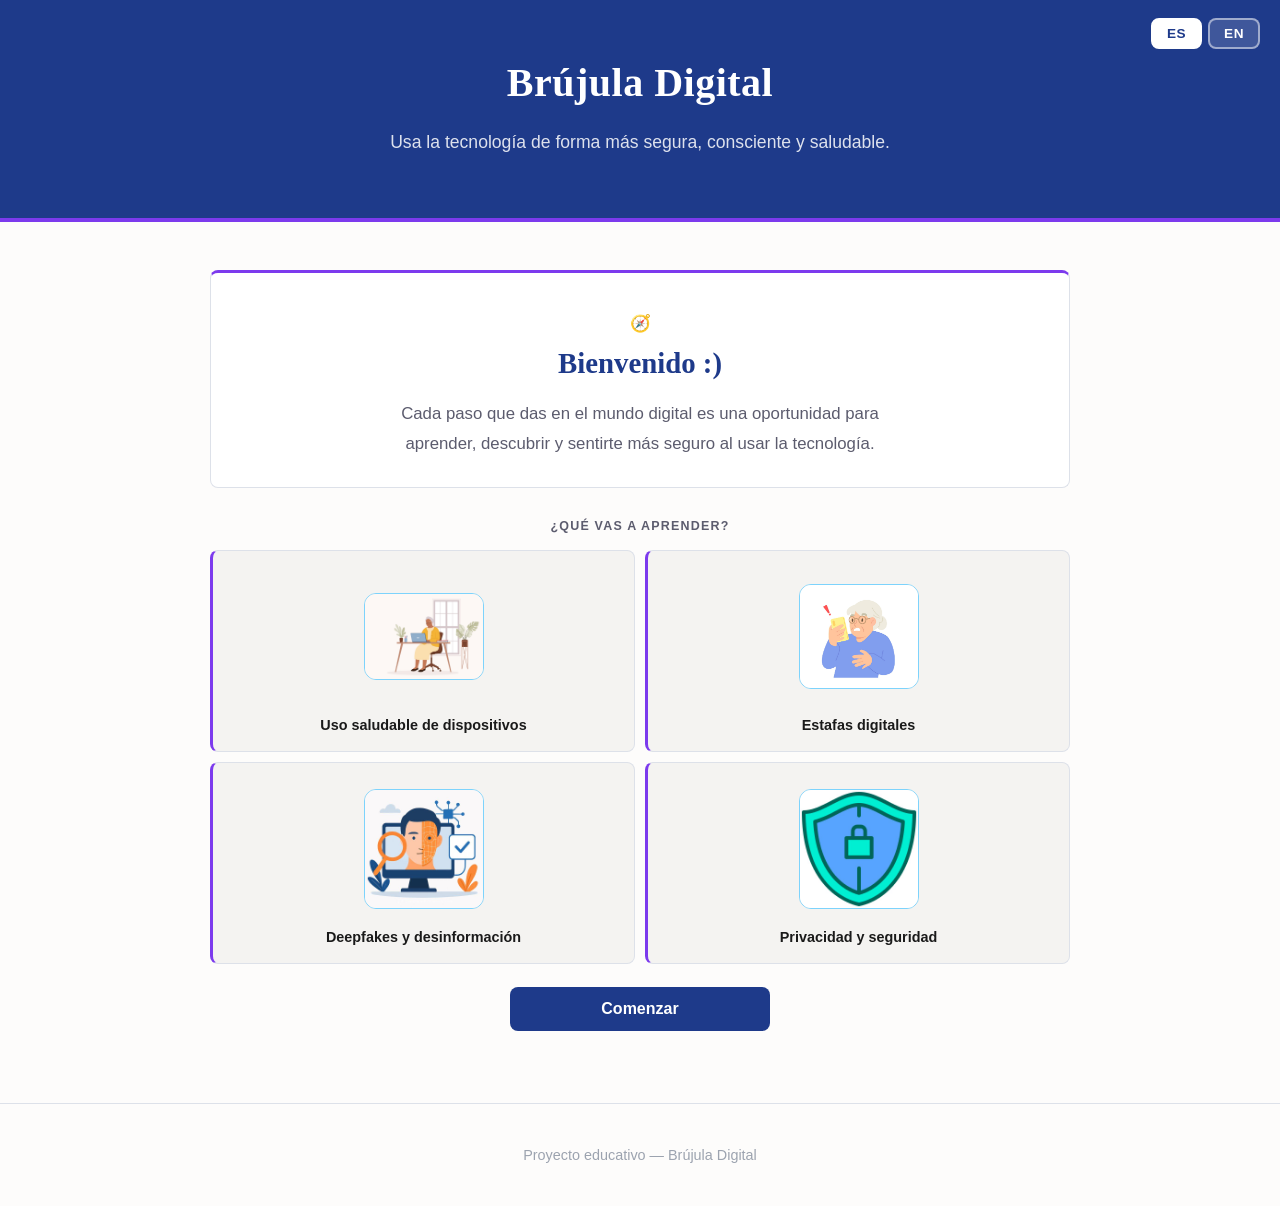
<file: docs/index.html>
<!DOCTYPE html>
<html lang="es">
<head>
  <meta charset="UTF-8">
  <meta name="viewport" content="width=device-width, initial-scale=1.0">
  <title>Brújula Digital</title>
  <link rel="stylesheet" href="style.css">
  <link rel="stylesheet" href="Activities.css">
  <LINK REL="stylesheet" href="quizes.css">
</head>
<body>

<header class="header">
  <div class="language-switcher">
  <button class="lang-btn lang-activo"
          data-lang="es"
          onclick="setLanguage('es')">
    ES
  </button>

  <button class="lang-btn"
          data-lang="en"
          onclick="setLanguage('en')">
    EN
  </button>
  </div>

  <h1 data-i18n="header.titulo">Brújula Digital</h1>
  <p data-i18n="header.subtitulo">Usa la tecnología de forma más segura, consciente y saludable.</p>
</header>

<main class="container">

  <!--PARTE DEL INICIO-->
  <section id="home">
    <div class="home-hero">

      <!-- JUAN Y LA BRUJULA -->
       <div class="home-juan-wrapper">
        <div class="home-brujula-gigante">🧭</div>
        <div class="home-juan">
          <div class="home-juan-head"></div>
          <div class="home-juan-body"></div>
          <div class="home-juan-arm home-juan-arm-left"></div>
          <div class="home-juan-arm home-juan-arm-right"></div>
          <div class="home-juan-leg home-juan-leg-left"></div>
          <div class="home-juan-leg home-juan-leg-right"></div>
        </div>
       </div>

      <h2 data-i18n="home.titulo" class="home-titulo">Bienvenido :)</h2>
      <p data-i18n="home.descripcion" class="home-descripcion">Cada paso que das en el mundo digital es una oportunidad para aprender, descubrir y sentirte más seguro al usar la tecnología.</p>
    </div>

    <!-- MINIATURAS DE LOS MODULOS -->
    <p data-i18n="home.modulos.titulo" class="home-modulos-titulo">¿Qué vas a aprender?</p>
    <div class="home-modulos-grid">
      <div class="home-modulo-card" onclick="showSection('modulo-salud')">
        <div class="home-modulo-icono"><img src="imagenes/persona.jpg"></div>
        <div class="home-modulo-nombre" data-i18n="modulos.salud">Uso saludable de dispositivos</div>
      </div>
      <div class="home-modulo-card" onclick="showSection('modulo-estafas')">
        <div class="home-modulo-icono"><img src="imagenes/estafas.jpg"></div>
        <div class="home-modulo-nombre" data-i18n="modulos.estafas">Estafas digitales</div>
      </div>
      <div class="home-modulo-card" onclick="showSection('modulo-deepfakes')">
        <div class="home-modulo-icono"><img src="imagenes/deepfake.jpg"></div>
        <div class="home-modulo-nombre" data-i18n="modulos.deepfakes">Deepfakes y desinformación</div>
      </div>
      <div class="home-modulo-card" onclick="showSection('modulo-privacidad')">
        <div class="home-modulo-icono"><img src="imagenes/privacidad.jpg"></div>
        <div class="home-modulo-nombre" data-i18n="modulos.privacidad">Privacidad y seguridad</div>
      </div>
    </div>

    <div style="display: flex; justify-content: center; margin-top: 8px;">
      <button class="btn" data-i18n="home.btn" onclick="showSection('modulos')" style="width: auto; min-width: 260px;">Comenzar</button>
    </div>
  </section>

  <!-- BOTONES DE INICIO DE MODULOS -->
  <section id="modulos" style="display:none">
    <h2 data-i18n="modulos.titulo" style="color: var(--blue);">Módulos</h2>
    <div class="module-card" onclick="showSection('modulo-salud')" data-i18n="modulos.salud">📱 Uso saludable de dispositivos</div>
    <div class="module-card" onclick="showSection('modulo-estafas')" data-i18n="modulos.estafas">⚠️ Estafas digitales</div>
    <div class="module-card" onclick="showSection('modulo-deepfakes')" data-i18n="modulos.deepfakes">🤖 Deepfakes y desinformación</div>
    <div class="module-card" onclick="showSection('modulo-privacidad')" data-i18n="modulos.privacidad">🔒 Privacidad y seguridad</div>
  </section>

  <!--INTRO MODULO 1 -->
  <section id="modulo-salud" style="display:none">
    <div class="intro">
      <h2 data-i18n="modulo-salud.consejos.titulo" style="text-align: center">Uso saludable de dispositivos</h2>
      <p data-i18n="modulo-salud.consejos.descripcion">La tecnología puede ser una herramienta poderosa para aprender, comunicarnos y descubrir nuevas oportunidades. Sin embargo, también es importante aprender a usarla con equilibrio, ya que un uso excesivo puede afectar nuestra salud y bienestar. A continuación, encontrarás algunos consejos sencillos que pueden ayudarte a desarrollar hábitos más saludables al usar la tecnología.</p>
<div class="consejo-card">
  <div class="consejo-texto">
    <h4 style="text-align: center;"><span class="subtitle2"><span class="highlight2" data-i18n="titulo.consejo1">Regla 20-20-20</span></span></h4>
    <p data-i18n="descripcion1.consejo1">¿Alguna vez has sentido los ojos cansados o resecos después de usar el celular por mucho tiempo?</p>
    <p data-i18n="descripcion2.consejo1">Nuestros ojos también necesitan descansar. Cada 20 minutos, mira algo que esté a unos 6 metros de distancia durante 20 segundos. Este pequeño hábito puede ayudar a reducir la fatiga visual.</p>
  </div>
  <div class="consejo-emoji">👓</div>
</div>

<div class="consejo-card">
  <div class="consejo-texto">
    <h4 style="text-align: center;"><span class="subtitle2"><span class="highlight2" data-i18n="titulo.consejo2">Modo nocturno</span></span></h4>
    <p data-i18n="descripcion1.consejo2">¿Te ha pasado que te cuesta dormir después de usar el teléfono por la noche?</p>
    <p data-i18n="descripcion2.consejo2">La luz azul de las pantallas puede interferir con el sueño. Intenta activar el modo nocturno o la luz cálida después de las 7:00 p. m.</p>
  </div>
  <div class="consejo-emoji">🌙</div>
</div>

<div class="consejo-card">
  <div class="consejo-texto">
    <h4 style="text-align: center;"><span class="subtitle2"><span class="highlight2" data-i18n="titulo.consejo3">Zona sin pantallas</span></span></h4>
    <p data-i18n="descripcion1.consejo3">¿Cuántas veces has mirado el celular durante una comida o justo antes de dormir?</p>
    <p data-i18n="descripcion2.consejo3">A veces, dejar el celular a un lado también hace bien. Aprovecha esos momentos para descansar, conversar o disfrutar del tiempo con las personas que te rodean.</p>
  </div>
  <div class="consejo-emoji">📵</div>
</div>

<div class="consejo-card">
  <div class="consejo-texto">
    <h4 style="text-align: center;"><span class="subtitle2"><span class="highlight2" data-i18n="titulo.consejo4">Postura</span></span></h4>
    <p data-i18n="descripcion1.consejo4">¿Alguna vez has sentido tensión o dolor en el cuello después de usar el teléfono?</p>
    <p data-i18n="descripcion2.consejo4">Muchas veces se debe a la postura. Procura sostener el dispositivo a la altura de los ojos para evitar molestias en el cuello y la espalda.</p>
  </div>
  <div class="consejo-emoji">🧍</div>
</div>
      <div style="background: #EFF6FF; border-radius: 12px; padding: 20px; margin-top: 24px; border-left: 4px solid var(--blue);">
        <h3 style="margin-top: 0;"data-i18n="modulos-meta">Meta del módulo</h3>
     <p data-i18n="modulo-salud.meta.descripcion">Descubrir cómo pequeños cambios en nuestros hábitos digitales pueden ayudarnos a disfrutar la tecnología de una manera más equilibrada, saludable y consciente. 🧭💙</p>
     </div>
   <div style="text-align: center;">
   <button class="btn" data-i18n="modulos-boton.empecemos" onclick="showSection('leccion-salud')" style="width: auto; min-width: 250px;">Empecemos</button>
</div> 
    </div>
  </section>

  <!-- LA BARRA DE PROGRESO ENTRE LOS MODULOS -->
  <section id="leccion-salud" style="display:none">
    <div class="progreso-modulo">
      <div class="progreso-pasos">

         <div class="progreso-paso activo">
          <span>1</span>
          <p data-i18n="modulos.salud-corto">Salud digital</p></div>
         <div class="progreso-linea"></div>

         <div class="progreso-paso">
          <span>2</span>
          <p data-i18n="modulos.estafas-corto">Estafas</p></div>
        <div class="progreso-linea"></div>

         <div class="progreso-paso">
          <span>3</span>
          <p data-i18n="modulos.deepfakes-corto">Deepfakes</p></div>
         <div class="progreso-linea"></div>
         <div class="progreso-paso">
          <span>4</span>
          <p data-i18n="modulos.privacidad-corto">Privacidad</p></div>
      </div>
    </div>

    <!-- LECCION MODULO 1 -->
    <div class="intro">
      <span class="video-label">VIDEO</span>
        <p data-i18n="modulo-salud.video.descripcion"> Antes de continuar, mira este breve video sobre el uso de la tecnología:</p>
      <div class="video-container">
        <iframe src="https://www.youtube.com/embed/wqQ0L8LKuh4?si=8RIyOmY3HJELRznG"
          title="Uso saludable de la tecnología"
          frameborder="0"
          allow="accelerometer; autoplay; clipboard-write; encrypted-media; gyroscope; picture-in-picture; web-share"
          referrerpolicy="strict-origin-when-cross-origin"
          allowfullscreen></iframe>
      </div>
      <h2 data-i18n="modulo-salud.titulo" style="text-align:center"> ¿Por qué es importante cuidar el tiempo en pantalla? </h2>
      <p data-i18n="modulo-salud.descripcion">Nuestro tiempo es valioso. Cada momento que pasamos frente a una pantalla es un <span class = highlight5>momento que también podríamos dedicar a descansar, realizar actividad física, conversar con nuestra familia o simplemente disfrutar</span> de lo que sucede a nuestro alrededor.</p>
      <p data-i18n="modulo-salud.descripcion2">¿Esto significa que la tecnología es mala? No. La tecnología puede ser una herramienta increíble para aprender, entretenernos y mantenernos conectados. Pero, como una espada de doble filo, su impacto depende de cómo la usamos.</p>
      <p data-i18n="modulo-salud.descripcion3">Pasar demasiado tiempo frente a una pantalla puede afectar:</p>
      <ul>

  <div class="impact-list">

  <div class="impact-item">
    <div class="impact-icon">1</div>
      <h3 data-i18n="modulo-salud.list.item1"><span class="subtitle">El sueño:</span></h3>
      <p data-i18n="modulo-salud.descripcion.item1">Usar pantallas hasta muy tarde puede hacer que nos cueste más dormir.</p>
    </div>

    <div class="impact-item">
      <div class  = "impact-icon">2</div>
      <h3 data-i18n="modulo-salud.list.item2"><span class="subtitle">La actividad física:</span></h3>
      <p data-i18n="modulo-salud.descripcion.item2">A veces pasamos horas sentados sin darnos cuenta.</p>
    </div>

    <div class="impact-item">
      <div class  = "impact-icon">3</div>
      <h3 data-i18n="modulo-salud.list.item3"> <span class="subtitle">El bienestar emocional:</span></h3>
      <p data-i18n="modulo-salud.descripcion.item3">Estar constantemente conectados o recibir demasiada información puede hacernos sentir agotados o estresados.</p>
    </div>
  </div>

      <p data-i18n="modulo-salud.descripcion4"><span class="highlight5">No se trata de dejar de usar la tecnología, sino de aprender a utilizarla de una forma que beneficie nuestra salud y nuestro bienestar.</span> Con pequeños cambios en nuestros hábitos podemos disfrutar de sus beneficios sin dejar de cuidar nuestro cuerpo y nuestra mente.</p>
      <button class="fuente-btn" onclick="mostrarFuente('fuente-salud')"><span data-i18n="modulos-fuente.titulo"> ℹ️ ¿Te interesa saber más?</span></button>
<div id="fuente-salud" class="fuente-contenido" style="display: none;">
   <p data-i18n="modulo-salud.fuente.descripcion">La Comisión Europea comparte información sobre cómo el exceso de tiempo frente a las pantallas puede afectar nuestra salud:</p>
    <a href="https://health.ec.europa.eu/inthistogether/healthy-screentime_es" target="_blank" rel="noopener noreferrer" class="fuente-link" data-i18n="modulo-salud.fuente.link"> 🔗 Ver más — Comisión Europea </a>
</div>
    <div class="separador-seccion"><span>🧭</span></div>

<!-- ACTIVIDAD MODULO 1 -->
<div style="text-align: center;">
<h2 data-i18n="modulos-titulo.actividad"><span class="subtitle2">Actividad</span></h2>
<p data-i18n="modulo-salud.actividad.descripcion">Después de pasar un tiempo usando el computador, Juan decidió salir a caminar para descansar su vista y mover el cuerpo. Responde correctamente las preguntas para ayudarlo a completar su recorrido.</p>
</div>
<div id="game">

    <div id="camino">

      <div style="position:absolute; top:10px; right:20px; font-size:36px;">☀️</div>
      <div id="paisaje1"> <div class="nube" style="top:8px; left:60px; transform:scale(1.1)"></div> <div class="nube" style="top:22px; left:260px; transform:scale(0.8)"></div> <div class="nube" style="top:18px; left:460px; transform:scale(1.3)"></div> <div class="nube" style="top:18px; left:680px; transform:scale(0.9)"></div> </div>
      <div id="paisaje2">🌳 <span style="font-size:16px">🌼</span> 🌳 🌳 <span style="font-size:14px">🌻</span> 🌳 <span style="font-size:16px">🌼</span> 🌳 🌳 <span style="font-size:14px">🌻</span> 🌳 <span style="font-size:16px">🌼</span> 🌳 🌳</div>

        <div id="juan">

            <div class="head"></div>

            <div class="body"></div>

            <div class="arm left-arm"></div>

            <div class="arm right-arm"></div>

            <div class="leg left-leg"></div>

            <div class="leg right-leg"></div>

        </div>

        <div id="juan-dialogo">¡Auch! 😣</div>

        <div id="meta-casa">🏠</div>


    </div>
    <div id="suelo"></div>
    <div id="actividad-pregunta-container"></div>

    <div style="display: flex; justify-content: center;">
  <button class="btn" id="btn-iniciar-actividad" data-i18n="modulo-salud.boton.actividad" onclick="iniciarActividad()" style="width: auto; min-width: 250px;">Iniciar actividad</button>
</div>

</div>

<div id="actividad-mensaje-final" style="display:none; background:#F0FDF4; border-radius:12px; padding:20px; margin-top:20px; border-left:4px solid var(--green);">
  <h3 data-i18n="modulo-salud.mensaje.final1">🎉 ¡Excelente!</h3>
  <p data-i18n="modulo-salud.mensaje.final2">Gracias a tus respuestas, Juan pudo terminar su caminata. Recuerda que levantarte unos minutos, caminar o estirarte después de usar dispositivos electrónicos también ayuda a cuidar tu salud y descansar la vista.</p>
</div>

<div id="actividad-mensaje-fallo" style="display:none; background:#FFF5F5; border-radius:12px; padding:20px; margin-top:20px; border-left:4px solid var(--red);">
  <h3 data-i18n="modulo-salud.mensaje.fallo">😓 Juan no pudo completar su caminata</h3>
  <p data-i18n="modulo-salud.mensaje.fallo2">Tuvo demasiados tropiezos en el camino. ¡Pero no te preocupes! Puedes intentarlo de nuevo y ayudarlo a llegar a casa.</p>
  <div style="display: flex; justify-content: center;">
    <button class="btn" data-i18n="modulo-salud.boton.reiniciar" onclick="reiniciarActividad()" style="width: auto; min-width: 250px;">Intentar de nuevo</button>
  </div>
</div>

    <!-- QUIZ MODULO 1 -->
      <div class="separador-seccion"><span>🧭</span></div>
      <div style="text-align: center">
      <h2 data-i18n="modulo-salud.titulo.quiz"> <span class="subtitle2"> Pon a prueba lo que aprendiste</span> </h2>
      </div>
      <div id="quiz-container"></div>
      <div style="display: flex; justify-content: center; margin-top: 20px;">
        <button class="btn" data-i18n="modulos-boton-resultado" onclick="mostrarPuntajeSalud()" id="btn-resultado" style="display:none; width: auto;">Ver mi resultado</button>
      </div>
      <div id="resultado-final" style="display:none;"></div>
      <div style="display: flex; justify-content: space-between; align-items: center; margin-top: 20px; flex-wrap: wrap; gap: 10px;">
        <button class="btn btn-secondary" data-i18n="modulos-boton-inicio" onclick="goHome()">← Volver al inicio</button>
        <button class="btn" data-i18n="modulos-boton-siguiente" onclick="showSection('modulo-estafas')">Siguiente módulo →</button>
      </div>
    </div>
  </section>

  <!-- INTRO MODULO 2 -->
  <section id="modulo-estafas" style="display:none">
    <div class="intro">
      <h2 data-i18n="modulo-estafas.consejos.titulo" style="text-align:center">Estafas digitales</h2>
      <p data-i18n="modulo-estafas.consejos.descripcion">Hoy en día es muy común recibir mensajes por WhatsApp, correo electrónico o llamadas de personas que intentan engañarnos. Aprender a reconocer estas situaciones nos ayuda a proteger nuestra información, nuestro dinero y a navegar por internet con mayor tranquilidad. A continuación, encontrarás algunos consejos sencillos que pueden ayudarte a reconocer las estafas y protegerte de posibles engaños en internet.</p>
      

        <div class="consejo-card">
        <div class="consejo-texto">
          <h4 style="text-align: center;"><span class="subtitle2"><span class="highlight2" data-i18n="titulo-estafas.consejo1" >Desconfia de la urgencia</span></span></h4>
          <p data-i18n="descripcion1-estafas.consejo1">¿Alguna vez has recibido un mensaje diciendo que tu cuenta será bloqueada si no actúas de inmediato?</p>
          <p data-i18n="descripcion2-estafas.consejo1">Ese tipo de mensajes buscan generar miedo o urgencia para que tomemos decisiones sin pensar. Si recibes un aviso así, detente unos segundos y verifica la información antes de actuar.</p>
          </div>
          <div class="consejo-emoji">⏳</div>
        </div>

      <div class="consejo-card">
        <div class="consejo-texto">
          <h4 style="text-align: center;"><span class="subtitle2"><span class="highlight2" data-i18n="titulo-estafas.consejo2">Nunca compartas datos personales</span></span></h4>
          <p data-i18n="descripcion1-estafas.consejo2">¿Te han pedido alguna vez una contraseña o un código por mensaje o llamada?</p>
          <p data-i18n="descripcion2-estafas.consejo2">Ningún banco ni entidad confiable te pedirá esa información por esos medios. Si alguien lo hace, lo mejor es no responder y verificar directamente con la institución.</p>
        </div>
          <div class="consejo-emoji">🔐</div>
      </div>

    <div class="consejo-card">
      <div class="consejo-texto">
       <h4 style="text-align:center"><span class="subtitle2"><span class="highlight2" data-i18n="titulo-estafas.consejo3">Verifica antes de hacer click</span></span></h4>
       <p data-i18n="descripcion1-estafas.consejo3">¿Recibiste un enlace inesperado por WhatsApp o correo?</p>
       <p data-i18n="descripcion2-estafas.consejo3">Antes de abrirlo, pregúntate si esperabas ese mensaje y si conoces realmente a quien lo envió. Si tienes dudas, es mejor no hacer clic.</p>
      </div>
      <div class="consejo-emoji">🔍</div>
    </div>

  <div class="consejo-card">
  <div class="consejo-texto">
    <h4 style="text-align: center;"><span class="subtitle2"><span class="highlight2" data-i18n="titulo-estafas.consejo4">Llama directamente</span></span></h4>
    <p data-i18n="descripcion1-estafas.consejo4">¿Recibiste una llamada de alguien que dice ser de tu banco o de una institución?</p>
    <p data-i18n="descripcion2-estafas.consejo4">No te apresures a responder. Lo más seguro es comunicarte tú mismo usando el número oficial que aparece en la página web o en tus documentos.</p>
  </div>
    <div class="consejo-emoji">📞</div>
  </div>

  <div style="background: #EFF6FF; border-radius: 12px; padding: 20px; margin-top: 24px; border-left: 4px solid var(--blue);">
        <h3 style="margin-top: 0;" data-i18n="modulos-meta">Meta del módulo</h3>
      <p data-i18n="modulo-estafas.meta.descripcion">Reconocer las señales más comunes de una estafa digital para proteger nuestra información y navegar con mayor seguridad.</p>
  </div>
      <div style="text-align: center;">
   <button class="btn" data-i18n="modulos-boton.empecemos" onclick="showSection('leccion-estafas')" style="width: auto; min-width: 250px;">Empecemos</button>
     </div> 
    </div>
  </section>

  <!-- LECCION MODULO 2 -->
  <section id="leccion-estafas" style="display:none">
    <div class="progreso-modulo">
      <div class="progreso-pasos">
        <div class="progreso-paso completado"><span>1</span><p data-i18n="modulos.salud-corto">Salud digital</p></div>
        <div class="progreso-linea completada"></div>
        <div class="progreso-paso activo"><span>2</span><p data-i18n="modulos.estafas-corto">Estafas</p></div>
        <div class="progreso-linea"></div>
        <div class="progreso-paso"><span>3</span><p data-i18n="modulos.deepfakes-corto">Deepfakes</p></div>
        <div class="progreso-linea"></div>
        <div class="progreso-paso"><span>4</span><p data-i18n="modulos.privacidad-corto">Privacidad</p></div>
      </div>
    </div>
    <div class="intro">
      <span class="video-label">VIDEO</span>
      <p data-i18n="modulo-estafas.video.descripcion">Antes de continuar, mira este breve video sobre estafas digitales:</p>
      <div class="video-container">
        <iframe src="https://www.youtube.com/embed/ZqhCvKTK98U?si=CCe5GijveqKE_iSP" title="YouTube video player" frameborder="0" allow="accelerometer; autoplay; clipboard-write; encrypted-media; gyroscope; picture-in-picture; web-share" referrerpolicy="strict-origin-when-cross-origin" allowfullscreen></iframe>
      </div>
      <h2 data-i18n="modulo-estafas.titulo" style="text-align:center">¿Cómo reconocer una estafa digital?</h2>
      <p data-i18n="modulo-estafas.descripcion">Cada día aparecen nuevas formas de estafa en internet. Aunque cambian constantemente, la mayoría tienen algo en común: <span class="highlight5">buscan que actuemos rápidamente, sin detenernos a pensar o verificar la información.</span></p>
      <h3 data-i18n="modulo-estafas.tipos">Tipos de estafas más comunes:</h3>
      <ul class="lista-brujula">
        <li data-i18n="modulo-estafas.list.item1"><span class="subtitle">Phishing:</span> Correos o mensajes que imitan a tu banco o a una empresa conocida para robarte datos.</li>
        <li data-i18n="modulo-estafas.list.item2"><span class="subtitle">Llamadas falsas:</span> Alguien dice ser del banco o del gobierno y te pide información urgente.</li>
        <li data-i18n="modulo-estafas.list.item3"><span class="subtitle">"Ganaste un premio":</span> Te dicen que ganaste algo pero necesitas pagar para recibirlo. Nadie regala nada así.</li>
        <li data-i18n="modulo-estafas.list.item4"><span class="subtitle">Estafa del familiar:</span> Alguien finge ser un familiar en apuros y pide dinero urgente.</li>
        <li data-i18n="modulo-estafas.list.item5"><span class="subtitle">Enlaces falsos:</span> Links que parecen reales pero te llevan a páginas falsas que roban tus datos.</li>
      </ul>
      <p data-i18n="modulo-estafas.descripcion2">Aunque las estafas pueden presentarse de muchas formas, <span class= "highlight5">la mayoría comparten algunas señales que pueden ayudarnos a identificarlas.</span> Conocerlas es el primer paso para actuar con mayor seguridad.</p>
      
    <div class="impact-item">
      <div class="impact-icon">1</div>
      <p data-i18n="modulo-estafas.list2.item1">El mensaje crea <span class=" highlight5">miedo o urgencia innecesaria</span></p>
    </div>

    <div class="impact-item">
      <div class  = "impact-icon">2</div>
      <p data-i18n="modulo-estafas.list2.item2">Te piden <span class="highlight5">datos personales</span>, contraseñas o dinero</p>
    </div>

    <div class="impact-item">
      <div class  = "impact-icon">3</div>
        <p data-i18n="modulo-estafas.list2.item3">El remitente tiene un <span class="highlight5">nombre extraño</span> o dirección de correo desconocida</p>
    </div>

    <div class="impact-item">
      <div class  = "impact-icon">4</div>
        <p data-i18n="modulo-estafas.list2.item4">Hay <span class="highlight5">errores de ortografía</span> o el mensaje se ve <span class="highlight5">mal redactado</span></p>
    </div>
    <div class="impact-item">
      <div class  = "impact-icon">5</div>
        <p data-i18n="modulo-estafas.list2.item5">Te ofrecen algo <span class="highlight5">demasiado bueno para ser verdad</span></p>
    </div>
      <p data-i18n="modulo-estafas.recuerda"><strong>Recuerda:</strong> Tomarte unos segundos para verificar un mensaje puede evitar muchos problemas. Ante cualquier duda, es mejor confirmar la información antes de compartir datos personales o realizar un pago.</p>
      <button class="fuente-btn" onclick="mostrarFuente('fuente-estafas')"><span data-i18n="modulos-fuente.titulo"> ℹ️ ¿Te interesa saber más?</span></button>
      <div id="fuente-estafas" class="fuente-contenido" style="display: none;">
      <p data-i18n="modulo-estafas.fuente.descripcion">La Oficina de Seguridad del Internauta explica cómo protegerse del phishing:</p>
        <a href="https://www.osi.es/es/phishing" target="_blank" rel="noopener noreferrer" style="color: var(--blue); font-size: 1rem;" data-i18n="modulo-estafas.fuente.link">🔗 Ver fuente oficial (OSI - Oficina de Seguridad del Internauta)</a>
      </div>
      <div class="separador-seccion"><span>🧭</span></div>

  <!-- ACTIVIDAD MODULO 2 -->
<div style="text-align: center;">
<h2 data-i18n="modulos-titulo.actividad"><span class="subtitle2">Actividad  </span></h2>
<p data-i18n="modulo-estafas.actividad.descripcion">Juan ha recibido varios mensajes hoy. Ayúdalo a identificar cuáles son estafas y cuáles son legítimos.</p>
</div>
<div id="game-estafas">
  <div id="escena-cuarto">
    <div id="cuarto-fondo">
      <div id="ventana">
        <div class="cortina cortina-izquierda"></div>
        <div class="cortina cortina-derecha"></div>
        <div id="ventana-cielo">🏞️</div>
      </div>
      <div id="mesa"></div>
      <div id="lampara">💡</div>
      <div id="cama">🛏️</div>
      <div id="piso"></div>
      <div class="cuadro cuadro1"></div>
      <div class="cuadro cuadro2"></div>

    </div>
    <div id="juan-estafas">
      <div class="head"></div>
      <div class="body"></div>
      <div class="arm left-arm"></div>
      <div class="arm right-arm"></div>
      <div class="leg left-leg"></div>
      <div class="leg right-leg"></div>
      <div id="juan-dialogo-estafas"></div>
    </div>
    <div id="telefono-cuarto">
      <div id="telefono-pantalla-off"></div>
      <div id="notificacion-ping">📩</div>
    </div>
    <div id="btn-iniciar-estafas-container" style="position:absolute; bottom:16px; left:50%; transform:translateX(-50%);">
      <button class="btn" id="btn-iniciar-estafas" data-i18n="modulo-estafas.actividad.boton.iniciar" onclick="iniciarActividadEstafas()" style="width:auto; min-width:220px;">Ver mensajes de Juan</button>
    </div>
  </div>

  <div id="escena-telefono" style="display:none;">
    <div id="telefono-frame">
      <div id="telefono-header">
        <div id="telefono-status">
          <span>📶</span><span>🔋</span>
        </div>
        <div id="telefono-app-header">
          <span id="telefono-icono-app"></span>
          <span id="telefono-contacto"></span>
        </div>
      </div>
      <div id="telefono-chat">
        <div id="burbuja-mensaje"></div>
        <div id="telefono-hora"></div>
      </div>
    </div>
    <div id="estafas-pregunta-container"></div>
    <div id="estafas-feedback-container" style="display:none;"></div>
  </div>
</div>

<div id="estafas-mensaje-final" style="display:none; background:#F0FDF4; border-radius:12px; padding:20px; margin-top:20px; border-left:4px solid var(--green);">
  <h3 data-i18n="actividad-estafas.mensaje.final1">🎉 ¡Bien hecho!</h3>
  <p data-i18n="actividad-estafas.mensaje.final">Juan pudo identificar los mensajes gracias a tu ayuda. Recuerda: ante cualquier mensaje sospechoso, lo mejor es no hacer clic, no compartir datos y verificar directamente con la fuente oficial.</p>
</div>
<div id="estafas-mensaje-fallo" style="display:none; background:#FFF5F5; border-radius:12px; padding:20px; margin-top:20px; border-left:4px solid var(--red);">
  <h3 data-i18n="actividad-estafas.mensaje.fallo">😓 Juan tuvo algunos tropiezos</h3>
  <p data-i18n="actividad-estafas.mensaje.fallo2">No te preocupes, reconocer una estafa no siempre es fácil. ¡Inténtalo de nuevo!</p>
  <div style="display:flex; justify-content:center;">
    <button class="btn" data-i18n="actividad-estafas.reiniciar" onclick="reiniciarActividadEstafas()" style="width:auto; min-width:250px;">🔄 Intentar de nuevo</button>
  </div>
</div>

      <div class="separador-seccion"><span>🧭</span></div>

  <!--QUIZ !-->
      <div style="text-align: center;">
      <h2 data-i18n="quiz-estafas.titulo"><span class="subtitle2">¿Es estafa o no?</span></h2>
      </div>
      <div id="quiz-container-estafas"></div>
      <div style="display: flex; justify-content: center; margin-top: 20px;">
        <button class="btn" data-i18n="modulos-boton-resultado" onclick="mostrarPuntajeEstafas()" id="btn-resultado-estafas" style="display:none; width: auto;">Ver mi resultado</button>
      </div>
      <div id="resultado-final-estafas" style="display:none;"></div>
      <div style="display: flex; justify-content: space-between; align-items: center; margin-top: 20px; flex-wrap: wrap; gap: 10px;">
        <button class="btn btn-secondary" data-i18n="modulos-boton-inicio" onclick="goHome()">← Volver al inicio</button>
        <button class="btn" data-i18n="modulos-boton-siguiente" onclick="showSection('modulo-deepfakes')">Siguiente módulo →</button>
      </div>
    </div>
  </section>

  <!-- INTRO MODULO 3 -->
  <section id="modulo-deepfakes" style="display:none">
    <div class="intro">
      <h2 style="text-align: center;" data-i18n="modulo-deepfakes.consejos.titulo">Deepfakes y desinformación</h2>
      <p data-i18n="modulo-deepfakes.consejos.descripcion">Hoy en día, internet nos permite acceder a una enorme cantidad de información, imágenes y videos en cuestión de segundos. Sin embargo, no todo lo que vemos es verdadero. Aprender a reconocer información falsa y contenidos creados con inteligencia artificial nos ayudará a navegar con mayor seguridad y confianza.</p>

      <div class="consejo-card">
      <div class="consejo-texto">
       <h4 style="text-align: center;"><span class="subtitle2"><span class="highlight2" data-i18n="titulo-deepfakes.consejo1">Verifica la fuente</span></span></h4>
       <p data-i18n="descripcion1-deepfakes.consejo1">¿Alguna vez has visto una noticia sorprendente en redes sociales o por WhatsApp?</p>
       <p data-i18n="descripcion2-deepfakes.consejo1">Antes de creerla o compartirla, revisa quién la publicó. Es más confiable si proviene de un medio de comunicación reconocido o de una institución oficial.</p>
      </div>
      <div class="consejo-emoji">🔍</div>
    </div>

    <div class="consejo-card">
      <div class="consejo-texto">
       <h4 style="text-align: center;"><span class="subtitle2"><span class="highlight2" data-i18n="titulo-deepfakes.consejo2">No compartas de inmediato</span></span></h4>
       <p data-i18n="descripcion1-deepfakes.consejo2">¿Te ha pasado que recibes un mensaje y quieres reenviarlo enseguida?</p>
       <p data-i18n="descripcion2-deepfakes.consejo2">Tómate unos segundos para verificar si la información es verdadera. Compartir una noticia falsa, aunque sea sin intención, puede contribuir a la desinformación.</p>
      </div>
      <div class="consejo-emoji">🤔</div>
    </div>

    <div class="consejo-card">
      <div class="consejo-texto">
       <h4 style="text-align: center;"><span class="subtitle2"><span class="highlight2" data-i18n="titulo-deepfakes.consejo3">No todo lo que ves es real</span></span></h4>
       <p data-i18n="descripcion1-deepfakes.consejo3">¿Sabías que hoy es posible crear imágenes, videos y audios muy realistas con inteligencia artificial?</p>
       <p data-i18n="descripcion2-deepfakes.consejo3">Si un contenido te parece muy sorprendente o extraño, busca otras fuentes antes de creer que es verdadero.</p>
      </div>
      <div class="consejo-emoji">🎭</div>
    </div>

    <div class="consejo-card">
      <div class="consejo-texto">
       <h4 style="text-align: center;"><span class="subtitle2"><span class="highlight2" data-i18n="titulo-deepfakes.consejo4">Desconfía de lo demasiado impactante</span></span></h4>
       <p data-i18n="descripcion1-deepfakes.consejo4">¿Has visto una noticia que parece increíble o provoca una reacción muy fuerte?</p>
       <p data-i18n="descripcion2-deepfakes.consejo4">Muchas veces los contenidos falsos buscan sorprendernos o hacernos reaccionar rápidamente. Si algo parece demasiado bueno, demasiado malo o demasiado increíble, verifica la información antes de compartirla.</p>
      </div>
      <div class="consejo-emoji">⚠️</div>
    </div>

      <div style="background: #EFF6FF; border-radius: 12px; padding: 20px; margin-top: 24px; border-left: 4px solid var(--blue);">
        <h3 style="margin-top: 0;" data-i18n="modulos-meta">Meta del módulo</h3>
      <p data-i18n="modulo-deepfakes.meta.descripcion">Aprender a identificar información falsa y reconocer cómo los deepfakes pueden utilizarse para engañar, desarrollando el hábito de verificar antes de creer o compartir un contenido.</p>
  </div>
   <div style="text-align: center;">
   <button class="btn" onclick="showSection('leccion-deepfakes')" data-i18n="modulos-boton.empecemos" style="width: auto; min-width: 250px;">Empecemos</button>
     </div> 
  </div>
  </section>

  <!-- LECCION MODULO 3 -->
  <section id="leccion-deepfakes" style="display:none">
    <div class="progreso-modulo">
      <div class="progreso-pasos">
        <div class="progreso-paso completado"><span>1</span><p data-i18n="modulos.salud-corto">Salud digital</p></div>
        <div class="progreso-linea completada"></div>
        <div class="progreso-paso completado"><span>2</span><p data-i18n="modulos.estafas-corto">Estafas</p></div>
        <div class="progreso-linea completada"></div>
        <div class="progreso-paso activo"><span>3</span><p data-i18n="modulos.deepfakes-corto">Deepfakes</p></div>
        <div class="progreso-linea"></div>
        <div class="progreso-paso"><span>4</span><p data-i18n="modulos.privacidad-corto">Privacidad</p></div>
      </div>
    </div>
    <div class="intro">
      <span class="video-label">VIDEO</span>
      <p data-i18n="modulo-deepfakes.video.descripcion">Antes de continuar, mira este breve video sobre la desinformación y los deepfakes:</p>
      <div class="video-container">
      <iframe width="560" height="315" src="https://www.youtube.com/embed/G29kYRBRiPk?si=ThHPMCeKT2FS3GE8" title="YouTube video player" frameborder="0" allow="accelerometer; autoplay; clipboard-write; encrypted-media; gyroscope; picture-in-picture; web-share" referrerpolicy="strict-origin-when-cross-origin" allowfullscreen></iframe>
    </div>
    <h2 data-i18n="modulo-deepfakes.titulo" style="text-align: center;">¿Cómo reconocer la desinformación y los deepfakes?</h2>
    <p data-i18n="modulo-deepfakes.descripcion">Internet nos permite aprender cosas nuevas, mantenernos informados y comunicarnos con personas de todo el mundo. Sin embargo, no todo lo que vemos o leemos en internet es verdadero. <span class="highlight5">Algunas publicaciones pueden contener información falsa o haber sido modificadas para confundir a las personas.</span></p>
    <p data-i18n="modulo-deepfakes.descripcion2">¿Esto significa que no podemos confiar en nada de lo que vemos en internet? No. La mayoría del contenido que encontramos es auténtico, pero es importante desarrollar el hábito de verificar la información antes de creerla o compartirla.</p>
    <p data-i18n="modulo-deepfakes.descripcion3">Uno de los ejemplos más conocidos de este tipo de contenido son los <span class="highlight">deepfakes</span>. Se trata de imágenes, videos o audios creados o modificados con inteligencia artificial para que parezcan reales. En algunos casos se utilizan con fines de entretenimiento, pero también pueden emplearse para difundir información falsa o hacer creer que una persona dijo o hizo algo que nunca ocurrió.</p>
    <h3 data-i18n="modulo-deepfakes.titulo2">¿Cómo podemos reconocerlos?</h3>
    <p data-i18n="modulo-deepfakes.descripcion4">No siempre es fácil identificar un contenido falso, especialmente cuando ha sido creado con inteligencia artificial. Sin embargo, hay algunas señales que pueden ayudarnos a analizar la información con mayor cuidado.</p>
    <ul class="lista-brujula">
      <li data-i18n="modulo-deepfakes.list.item1"> El contenido parece demasiado sorprendente o increíble.</li>
      <li data-i18n="modulo-deepfakes.list.item2"> No encuentras la misma información en otras fuentes confiables.</li>
      <li data-i18n="modulo-deepfakes.list.item3"> La publicaciónno indica quién la creó o proviene de una fuente poco conocida.</li>
      <li data-i18n="modulo-deepfakes.list.item4"> En algunos videos,la voz o los movimientos pueden verse poco naturales.</li>
      <li data-i18n="modulo-deepfakes.list.item5"> La informaciónestá fuera de contexto o utiliza imágenes antiguas para hablar de un hecho reciente.</li>
    </ul>
   <p>
   <span class="highlight5">Importante: </span> Recuerda que algunos videos creados o modificados con inteligencia artificial pueden parecer muy reales. Por eso es importante detenerse, revisar la fuente y buscar información en otros lugares antes de creer o compartir lo que vemos.</p>
    <p data-i18n="modulo-deepfakes.descripcion5">No siempre podremos saber de inmediato si un contenido es verdadero o falso. Por eso, si algo te genera dudas,<span class = "highlight5"> lo mejor es detenerte un momento, buscar otras fuentes confiables y evitar compartirlo hasta confirmar</span>  que la información es correcta. Unos minutos de verificación pueden ayudar a evitar que la desinformación siga circulando.</p>
          <button class="fuente-btn" onclick="mostrarFuente('fuente-deepfakes')"><span data-i18n="modulos-fuente.titulo"> ℹ️ ¿Te interesa saber más?</span></button>
<div id="fuente-deepfakes" class="fuente-contenido" style="display: none;">
   <p data-i18n="modulo-deepfakes.fuente.descripcion">El Instituto Nacional de Ciberseguridad (INCIBE) ofrece recomendaciones para identificar la desinformación y protegerse frente a contenidos manipulados, incluidos los deepfakes:</p>
    <a href="https://www.incibe.es/ciudadania/blog/deepfakes" target="_blank" rel="noopener noreferrer" class="fuente-link" data-i18n="modulo-deepfakes.fuente.link"> 🔗 Ver más — Instituto Nacional de Ciberseguridad </a>
</div>
      <div class="separador-seccion"><span>🧭</span></div>

    <div style="text-align: center;">
      <h2 data-i18n="modulos-titulo.actividad" style= text-align:center>Actividad</h2>
      <p>En esta actividad,pondremos a prueba tus conocimientos sobre cómo identificar la desinformación en el entorno digital.</p>
    </div>

    <div style="display: flex; justify-content: center;">
  <button
    class="btn"
    id="btn-iniciar-actividad"
    data-i18n="modulo-salud.boton.actividad"
    onclick="iniciarActividadDeepfakes()"
    style="width: auto; min-width: 250px;"
  >
    Iniciar actividad
  </button>
</div>

<div id="game">
  <div id="escena-deepfakes-1" style="display: none;">

    <div id="escena-sala">
      <div id="piso-sala"></div>

      <img
        id="ventana-sala"
        src="imagenes/ventana.jpeg"
        alt="Ventana"
      >

      <div id="sofa-sala">🛋️</div>
      <div id="mesa-sala">┳━┳</div>

      <img
        id="libreria-sala"
        src="imagenes/bookshelf.jpeg"
        alt="Librería"
      >

      <div id="computador-sala">🖥️</div>

      <div id="silla-sala">
        <div class="respaldo-silla"></div>
        <div class="asiento-silla"></div>
        <div class="palo-silla"></div>
        <div class="base-v"></div>
      </div>

      <div id="cuadro-sala">🖼︎</div>
      <div id="cuadro2-sala">🦖</div>
      <div id="planta-sala">🪴</div>
      <div id="calendario-sala">📆</div>
    </div>

    <div id="juan-deepfakes">
      <div class="head-deepfakes"></div>
      <div class="body-deepfakes"></div>

      <div class="left-arm-deepfakes"></div>
      <div class="right-arm-deepfakes"></div>

      <div class="left-leg-deepfakes"></div>
      <div class="right-leg-deepfakes"></div>

      <div id="juan-dialogo-deepfakes"></div>
    </div>

  </div>

  <div id="escena-deepfakes-2" style="display: none;">

    <div id="computador">

      <div id="monitor">
        <div id="pantalla">

          <div id="navegador-deepfakes">

            <div id="pestanas-deepfakes">
              <button class="pestana-deepfakes activa"> Caso 1 <span class="cerrar-pestana">×</span></button>
              <button class="pestana-deepfakes">Caso 2 <span class="cerrar-pestana">×</span></button>
              <button class="pestana-deepfakes">Caso 3 <span class="cerrar-pestana">×</span></button>
              <button class="pestana-deepfakes">Caso 4 <span class="cerrar-pestana">×</span></button>
              <button class="pestana-deepfakes">Caso 5 <span class="cerrar-pestana">×</span></button>
              <button class="pestana-deepfakes">Caso 6 <span class="cerrar-pestana">×</span></button>
            </div>

            <div id="contenido-navegador-deepfakes">
              <div id="pregunta-deepfakes"></div>
              <img id="imagen-caso-deepfakes">

              <div id="respuesta-deepfakes">
                <span id="numero-respuesta-deepfakes"></span>
                <span id="cursor-respuesta-deepfakes">|</span>
              </div>

              <div id="opciones-deepfakes"></div>
              <div id="aviso-tecla-deepfakes" role="status" aria-live="polite"></div>
              <div id="resultado-deepfakes"></div>

              <button id="siguiente-caso-deepfakes" style="display: none;">
                Siguiente caso →
              </button>
            </div>

          </div>
        </div>
      </div>

      <div id="soporte"></div>
      <div id="base-monitor"></div>
      </div>

     <div id="zona-escritorio">
      <div id="teclado">

        <div class="fila-teclas">
          <button class="esc">Esc</button>
          <button>1</button>
          <button>2</button>
          <button>3</button>
          <button>4</button>
          <button>5</button>
          <button>6</button>
          <button>7</button>
          <button>8</button>
          <button>9</button>
          <button>0</button>
          <button>-</button>
          <button>=</button>
          <button class="capslock">←</button>
        </div>

        <div class="fila-teclas">
          <button class="tab">Tab</button>
          <button>Q</button>
          <button>W</button>
          <button>E</button>
          <button>R</button>
          <button>T</button>
          <button>Y</button>
          <button>U</button>
          <button>I</button>
          <button>O</button>
          <button>P</button>
          <button>[</button>
          <button>]</button>
          <button class="tab">\</button>
        </div>

        <div class="fila-teclas">
          <button class="capslock">CapsLk</button>
          <button>A</button>
          <button>S</button>
          <button>D</button>
          <button>F</button>
          <button>G</button>
          <button>H</button>
          <button>J</button>
          <button>K</button>
          <button>L</button>
          <button>;</button>
          <button>'</button>
          <button class="enter">Enter</button>
        </div>

        <div class="fila-teclas">
          <button class="shift">Shift</button>
          <button>Z</button>
          <button>X</button>
          <button>C</button>
          <button>V</button>
          <button>B</button>
          <button>N</button>
          <button>M</button>
          <button>,</button>
          <button>.</button>
          <button>/</button>
          <button class="shift">Shift</button>
        </div>

        <div class="fila-teclas-abajo">
          <button>Ctrl</button>
          <button>Win</button>
          <button>Alt</button>
          <button class="espacio"></button>
          <button>Alt</button>
          <button>fa</button>
          <button>Ctrl</button>
          <button>Fn</button>
        </div>
      </div>
      </div>
      <div id="mouse-deepfakes"></div>
  </div>
</div>

      <div class="separador-seccion"><span>🧭</span></div>

      <h2 data-i18n="modulo-deepfakes.titulo.quiz" style="text-align:center"><span class="subtitle2">¿Puedes identificar la desinformación?</span></h2>
      <div id="quiz-container-deepfakes"></div>
      <div style="display: flex; justify-content: center; margin-top: 20px;">
        <button class="btn" data-i18n="modulos-boton-resultado" onclick="mostrarPuntajeDeepfakes()" id="btn-resultado-deepfakes" style="display:none; width: auto;">Ver mi resultado</button>
      </div>
      <div id="resultado-final-deepfakes" style="display:none;"></div>
      <div style="display: flex; justify-content: space-between; align-items: center; margin-top: 20px; flex-wrap: wrap; gap: 10px;">
        <button class="btn btn-secondary" data-i18n="modulos-boton-inicio" onclick="goHome()">← Volver al inicio</button>
        <button class="btn" data-i18n="modulos-boton-siguiente" onclick="showSection('modulo-privacidad')">Siguiente módulo →</button>
      </div>
      </div>
  </section>

  <!-- INTRO MODULO 4 -->
  <section id="modulo-privacidad" style="display:none">
    <div class="intro">
      <h2 data-i18n="modulo-privacidad.consejos.titulo" style= "text-align:center">Privacidad y seguridad</h2>
      <p data-i18n="modulo-privacidad.consejos.descripcion1">¿Le darías las llaves de tu casa a un desconocido? Probablemente no. Entonces, ¿por qué compartir información personal en internet sin saber quién la recibirá?</p>
      <p data-i18n="modulo-privacidad.consejos.descripcion2">Cada vez que usamos un teléfono, una tableta o un computador compartimos información sobre nosotros. En la mayoría de los casos esto no representa un problema, pero es importante aprender a proteger nuestros datos y reconocer cuándo es seguro compartirlos.</p>

      <div class="consejo-card">
      <div class="consejo-texto">
       <h4 style="text-align: center;"><span class="subtitle2"><span class="highlight2" data-i18n="titulo-privacidad.consejo1">No compartas información sin pensar</span></span></h4>
       <p data-i18n="descripcion1-privacidad.consejo1">¿Alguna vez una página o una persona te ha pedido información personal?</p>
       <p data-i18n="descripcion2-privacidad.consejo2">Antes de compartir datos como tu contraseña, documentos o información bancaria, pregúntate si realmente son necesarios y si estás en un sitio oficial. Tu información personal merece la misma protección que las llaves de tu casa.</p>
      </div>
      <div class="consejo-emoji">🔒</div>
    </div>

    <div class="consejo-card">
      <div class="consejo-texto">
        <h4 style="text-align: center;"><span class="subtitle2"><span class="highlight2" data-i18n="titulo-privacidad.consejo2">Usa contraseñas difíciles de adivinar</span></span></h4>
        <p data-i18n="descripcion1-privacidad.consejo2">¿Tu contraseña sería fácil de descubrir para alguien que te conoce?</p>
        <p>Evita usar tu nombre, fecha de nacimiento o secuencias como "123456". Una contraseña segura combina letras, números y símbolos, y es diferente para cada cuenta importante.</p>
      </div>
      <div class="consejo-emoji">🔑</div>
    </div>

    <div class="consejo-card">
      <div class="consejo-texto">
        <h4 style="text-align: center;"><span class="subtitle2"><span class="highlight2" data-i18n="titulo-privacidad.consejo3">Activa una capa extra de seguridad</span></span></h4>
        <p data-i18n="descripcion1-privacidad.consejo3">¿Qué pasaría si alguien descubriera tu contraseña?</p>
        <p data-i18n="descripcion2-privacidad.consejo3">Muchas cuentas permiten activar la verificación en dos pasos. Así, además de la contraseña, necesitarás un código enviado a tu teléfono o correo electrónico para iniciar sesión.</p>
      </div>
      <span class="consejo-emoji">📱</span>
    </div>

    <div class="consejo-card">
      <div class="consejo-texto">
        <h4 style="text-align: center;"><span class="subtitle2"><span class="highlight2" data-i18n="titulo-privacidad.consejo4">Ten cuidado con las redes Wi-Fi públicas</span></span></h4>
        <p data-i18n="descripcion1-privacidad.consejo4">¿Sueles conectarte a redes Wi-Fi gratuitas cuando estás fuera de casa?</p>
        <p data-i18n="descripcion2-privacidad.consejo4">Aunque son muy útiles, algunas redes públicas pueden no ser seguras. Si es posible, evita acceder a tu banco o realizar compras mientras estés conectado a ellas.</p>
      </div>
      <span class="consejo-emoji">📶</span>
    </div>

    <div style="background: #EFF6FF; border-radius: 12px; padding: 20px; margin-top: 24px; border-left: 4px solid var(--blue);">
        <h3 style="margin-top: 0;" data-i18n="modulos-meta">Meta del módulo</h3>
      <p data-i18n="modulo-privacidad.meta.descripcion">Al finalizar este módulo, conocerás cómo proteger tu información personal, crear contraseñas seguras y adoptar hábitos que te ayudarán a usar internet con mayor confianza y tranquilidad.</p>
    </div>
    
      <div style="display: flex; justify-content: center;">
        <button class="btn" data-i18n="modulos-boton.empecemos" onclick="showSection('leccion-privacidad')" style="width: auto; min-width: 250px;">Empecemos</button>
      </div>
      </div>
  </section>

  <!-- LECCION MODULO 4 -->
   <section id="leccion-privacidad" style="display:none">
    <div class="progreso-modulo">
      <div class="progreso-pasos">
        <div class="progreso-paso completado"><span>1</span><p data-i18n="modulos.salud-corto">Salud digital</p></div>
        <div class="progreso-linea completada"></div>
        <div class="progreso-paso completado"><span>2</span><p data-i18n="modulos.estafas-corto">Estafas</p></div>
        <div class="progreso-linea completada"></div>
        <div class="progreso-paso completado"><span>3</span><p data-i18n="modulos.deepfakes-corto">Deepfakes</p></div>
        <div class="progreso-linea completada"></div>
        <div class="progreso-paso activo"><span>4</span><p data-i18n="modulos.privacidad-corto">Privacidad</p></div>
      </div>
    </div>
    <div class="intro">
      <span class="video-label">VIDEO</span>
      <p data-i18n="modulo-privacidad.video.descripcion">Antes de continuar, mira este breve video sobre privacidad y seguridad en internet:</p>
       <div class="video-container">
     <iframe src="https://www.youtube.com/embed/NtDT-S6FDtM?si=YNcmjA02eCvLN0rW" title="Privacidad y seguridad en internet" allow="accelerometer; autoplay; clipboard-write; encrypted-media; gyroscope; picture-in-picture; web-share" referrerpolicy="strict-origin-when-cross-origin" allowfullscreen></iframe>
     </div>
      <h2 data-i18n="modulo-privacidad.titulo" style="text-align: center;"> ¿Cómo proteger tu privacidad y seguridad en internet?</h2>
      <p data-i18n="modulo-privacidad.descripcion1">Cada vez que navegas por una página web, utilizas una aplicación o creas una cuenta, compartes datos como tu nombre, correo electrónico o número de teléfono. <span class="highlight5">La privacidad digital consiste en proteger esa información y decidir quién puede acceder a ella.</span> Así como cerramos la puerta de nuestra casa para proteger nuestras pertenencias, también debemos cuidar nuestra información cuando utilizamos la tecnología.</p>
      <P data-i18n="modulo-privacidad.descripcion2">Proteger tu información personal es un hábito tan importante como cerrar la puerta de tu casa o guardar tus objetos de valor en un lugar seguro.<span class="highlight5"> Con unas pocas medidas sencillas puedes reducir muchos riesgos y navegar por internet con mayor tranquilidad.</span></P>
      <h2 data-i18n="modulo-privacidad.titulo2">¿Cómo podemos protegernos?</h2>
      <p data-i18n="modulo-privacidad.descripcion3">Cada decisión que tomamos en internet puede ayudar a proteger nuestra información. Por eso, es importante conocer algunos hábitos que hacen la navegación más segura.</p>
      <ul class="lista-brujula">
        <li data-i18n="modulo-privacidad.list.item1"> No compartas <span class="highlight3">información personal</span> con desconocidos.</li>
        <li data-i18n="modulo-privacidad.list.item2"> Usa <span class="highlight3">contraseñas seguras</span> y diferentes para tus cuentas importantes.</li>
        <li data-i18n="modulo-privacidad.list.item3"> Activa la <span class="highlight3">verificación en dos pasos</span> siempre que sea posible.</li>
        <li data-i18n="modulo-privacidad.list.item4"> Evita hacer trámites importantes desde una <span class="highlight3">red Wi-Fi pública</span>.</li>
        <li data-i18n="modulo-privacidad.list.item5"> Mantén tus <span class="highlight3">dispositivos actualizados</span>.</li>
        <li data-i18n="modulo-privacidad.list.item6"> <span class="highlight3">Cierra sesión</span> cuando uses un computador compartido.</li>
      </ul>
      <p data-i18n="modulo-privacidad.descripcion4">Cada uno de estos hábitos aporta una capa extra de protección para tu información. Cuantos más pongamos en práctica, más seguros estaremos al navegar por internet.</p>
      <button class="fuente-btn" onclick="mostrarFuente('fuente-privacidad')"><span data-i18n="modulos-fuente.titulo"> ℹ️ ¿Te interesa saber más?</span></button>
      <div id="fuente-privacidad" class="fuente-contenido" style="display: none;">
   <p data-i18n="modulo-privacidad.fuente.descripcion">El programa En TIC Confío+ ofrece recomendaciones para proteger tu privacidad, evitar riesgos digitales y usar internet de forma responsable.</p>
    <a href="https://www.incibe.es/ciudadania/blog/deepfakes" target="_blank" rel="noopener noreferrer" class="fuente-link" data-i18n="modulo-privacidad.fuente.link">🔗 En TIC Confío+ </a>
      </div>
       
  <div class="separador-seccion"><span>🧭</span></div>
      <h2 data-i18n="modulo-privacidad.titulo.quiz" style="text-align: center;"><span class="subtitle2">¿Puedes identificar la privacidad y seguridad en internet?</span></h2>
      <div id="quiz-container-privacidad"></div>
      <div style="display: flex; justify-content: center; margin-top: 20px;">
        <button class="btn" data-i18n="modulos-boton-resultado" onclick="mostrarPuntajePrivacidad()" id="btn-resultado-privacidad" style="display:none; width: auto;">Ver mi resultado</button>
      </div>
      <div id="resultado-final-privacidad" style="display:none;"></div>
      <div style="display: flex; justify-content: space-between; align-items: center; margin-top: 20px; flex-wrap: wrap; gap: 10px;">
        <button class="btn btn-secondary" data-i18n="modulos-boton-inicio" onclick=goHome()>← Volver al inicio</button>
        <button class="btn" data-i18n="modulos-boton-siguiente" onclick="showSection('modulo-privacidad')">Siguiente módulo →</button>
      </div>
     </div> 
  </section>

</main>

<footer class="footer">
  <p>Proyecto educativo — Brújula Digital</p>
</footer>

<script src="translations.js"></script>
<script src="Activities.js"></script>
<script src="script.js"></script>

<template id="plantilla-resultado">
  <div class="tarjeta-resultado">
    <h3 class="mensaje-resultado"></h3>
    <p class="puntaje-resultado"></p>
  </div>
</template>
</body>
</html>
</file>
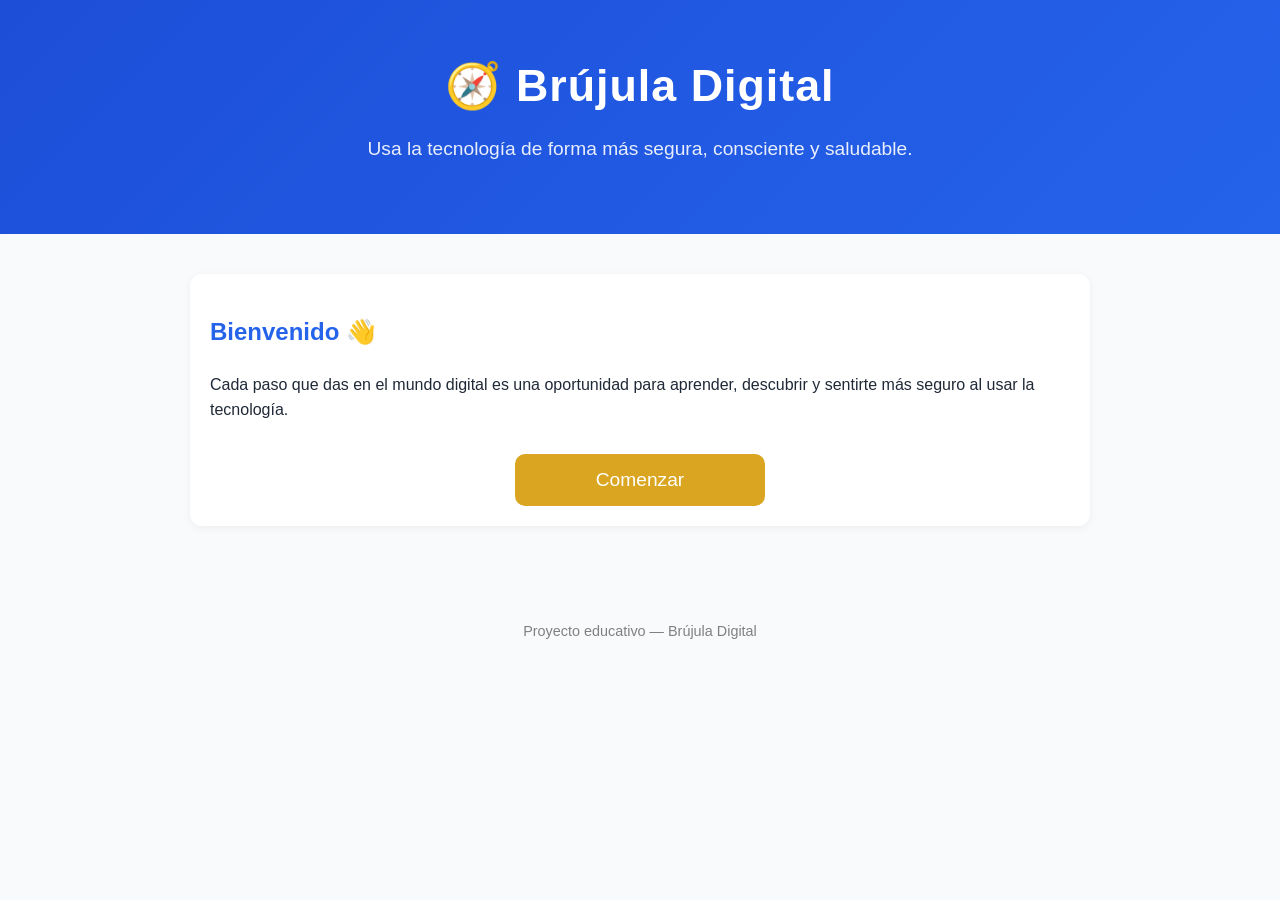
<file: volunteer-program/index.html>
<!DOCTYPE html>
<html lang="es">
<head>
  <meta charset="UTF-8">
  <meta name="viewport" content="width=device-width, initial-scale=1.0">
  <title>Brújula Digital</title>
  <link rel="stylesheet" href="style.css">
</head>
<body>

<header class="header">
  <h1>🧭 Brújula Digital</h1>
  <p>Usa la tecnología de forma más segura, consciente y saludable.</p>
</header>

<main class="container">

  <!-- INICIO -->
  <section id="home">
    <div class="intro">
      <h2>Bienvenido 👋</h2>
      <p>Cada paso que das en el mundo digital es una oportunidad para aprender, descubrir y sentirte más seguro al usar la tecnología. </p>
      <div style="display: flex; justify-content: center;">
        <button class="btn" onclick="showSection('modulos')" style="width: auto; min-width: 250px;">Comenzar</button>
      </div>
    </div>
  </section>

  <!-- MÓDULOS -->
  <section id="modulos" style="display:none">
    <h2 style="color: var(--blue);">Módulos</h2>
    <div class="module-card" onclick="showSection('modulo-salud')">📱 Uso saludable de dispositivos</div>
    <div class="module-card" onclick="showSection('modulo-estafas')">⚠️ Estafas digitales</div>
    <div class="module-card" onclick="showSection('modulo-deepfakes')">🤖 Deepfakes y desinformación</div>
    <div class="module-card" onclick="showSection('modulo-privacidad')">🔒 Privacidad y seguridad</div>
  </section>

  <!--INTRO MÓDULO 1 -->
  <section id="modulo-salud" style="display:none">
    <div class="intro">
      <h2>📱 Uso saludable de dispositivos</h2>
      <p>La tecnología puede ser una herramienta poderosa para aprender, comunicarnos y descubrir nuevas oportunidades. Sin embargo, también es importante aprender a usarla con equilibrio, ya que un uso excesivo puede afectar nuestra salud y bienestar.</p>
      <h3>📝 Consejos prácticos</h3>
      <h4>👓 <span class="subtitle2">Regla 20-20-20</span></h4>
      <p>¿Alguna vez has sentido los ojos cansados o resecos después de usar el celular por mucho tiempo?</p>
      <p>Nuestros ojos también necesitan descansar. Cada 20 minutos, mira algo que esté a unos 6 metros de distancia durante 20 segundos. Este pequeño hábito puede ayudar a reducir la fatiga visual.</p>
      <h4>🌙 <span class="subtitle2">Modo nocturno</span></h4>
      <p>¿Te ha pasado que te cuesta dormir después de usar el teléfono por la noche?</p> 
      <p>La luz azul de las pantallas puede interferir con el sueño. Intenta activar el modo nocturno o la luz cálida después de las 7:00 p. m.</p>
      <h4>📵 <span class="subtitle2">Zona sin pantallas</span></h4>
      <p>¿Cuántas veces has mirado el celular durante una comida o justo antes de dormir?</p>
      <p>A veces, dejar el celular a un lado también hace bien. Aprovecha esos momentos para descansar, conversar o disfrutar del tiempo con las personas que te rodean.</p>
      <h4>🧍 <span class="subtitle2">Postura</span></h4>
      <p>¿Alguna vez has sentido tensión o dolor en el cuello después de usar el teléfono?</p>
       <p>Muchas veces se debe a la postura. Procura sostener el dispositivo a la altura de los ojos para evitar molestias en el cuello y la espalda.</p>
      <h3>🎯 Meta del módulo</h3>
      <p>Descubrir cómo pequeños cambios en nuestros hábitos digitales pueden ayudarnos a disfrutar la tecnología de una manera más equilibrada, saludable y consciente. 🧭💙</p>
      <div style="display: flex; justify-content: center;">
        <button class="btn" onclick="showSection('leccion-salud')" style="width: auto; min-width: 250px;">🚀 Empecemos</button>
      </div>
    </div>
  </section>

  <!-- LECCIÓN MÓDULO 1 -->
  <section id="leccion-salud" style="display:none">
    <div class="intro">
      <h3>🎥 Video recomendado</h3>
      <p>Antes de continuar, mira este breve video sobre el uso de la tecnología:</p>
      <div class="video-container">
        <iframe src="https://www.youtube.com/embed/wqQ0L8LKuh4?si=8RIyOmY3HJELRznG"
          title="Uso saludable de la tecnología"
          allow="accelerometer; autoplay; clipboard-write; encrypted-media; gyroscope; picture-in-picture; web-share"
          referrerpolicy="strict-origin-when-cross-origin"
          allowfullscreen></iframe>
      </div>
      <h2>📖 Lección 1: ¿Por qué es importante cuidar el tiempo en pantalla?</h2>
      <p>Nuestro tiempo es valioso. Cada momento que pasamos frente a una pantalla es un momento que también podríamos dedicar a descansar, realizar actividad física, conversar con nuestra familia o simplemente disfrutar de lo que sucede a nuestro alrededor.</p>
      <p>¿Esto significa que la tecnología es mala? No. La tecnología puede ser una herramienta increíble para aprender, entretenernos y mantenernos conectados. Pero, como una espada de doble filo, su impacto depende de cómo la usamos.</p>
      <p>Pasar demasiado tiempo frente a una pantalla puede afectar:</p>
      <ul>
        <li><span class = "subtitle">El sueño</span> 😴 — Usar pantallas hasta muy tarde puede hacer que nos cueste más dormir.</li>
        <li> <span class = "subtitle"> La actividad física</span> 🚶 — A veces pasamos horas sentados sin darnos cuenta.</li>
        <li><span class = "subtitle"> El bienestar emocional</span> 😔 — Estar constantemente conectados o recibir demasiada información puede hacernos sentir agotados o estresados.</li>
      </ul>
      <p><span class="highlight3">No se trata de dejar de usar la tecnología, sino de aprender a utilizarla de una forma que beneficie nuestra salud y nuestro bienestar.</span></p>
      <p>📚 <strong>¿Quieres saber más?</strong> La Comisión Europea explica los efectos del tiempo excesivo en pantalla:<br>
        <a href="https://health.ec.europa.eu/inthistogether/healthy-screentime_es" target="_blank" rel="noopener noreferrer" style="color: var(--blue); font-size: 1rem;">🔗 Ver fuente oficial (Comisión Europea)</a>
      </p>
      <hr style="margin: 25px 0; border-color: #e2e8f0;">
      <h3>🧠 Quiz: Pon a prueba lo que aprendiste</h3>
      <div id="quiz-container"></div>
      <div style="display: flex; justify-content: center; margin-top: 20px;">
        <button class="btn" onclick="mostrarPuntaje()" id="btn-resultado" style="display:none; width: auto;">Ver mi resultado 🎯</button>
      </div>
      <div id="resultado-final" style="display:none;"></div>
      <div style="display: flex; justify-content: space-between; align-items: center; margin-top: 20px; flex-wrap: wrap; gap: 10px;">
        <button class="btn btn-secondary" onclick="goHome()">← Volver al inicio</button>
        <button class="btn" onclick="showSection('modulo-estafas')">Siguiente módulo →</button>
      </div>
    </div>
  </section>

  <!-- INTRO MÓDULO 2 -->
  <section id="modulo-estafas" style="display:none">
    <div class="intro">
      <h2>⚠️ Estafas digitales</h2>
      <p>Hoy en día es muy común recibir mensajes por WhatsApp, correo electrónico o llamadas de personas que intentan engañarnos. Aprender a reconocer estas situaciones nos ayuda a proteger nuestra información, nuestro dinero y a navegar por internet con mayor tranquilidad.</p>
      <h3>📝 Consejos prácticos</h3>
      <h4>⏳ <span class="subtitle2">Desconfía de la urgencia</span></h4>
      <p>¿Alguna vez has recibido un mensaje diciendo que tu cuenta será bloqueada si no actúas de inmediato?</p>
      <p>Ese tipo de mensajes buscan generar miedo o urgencia para que tomemos decisiones sin pensar. Si recibes un aviso así, detente unos segundos y verifica la información antes de actuar.</p>
      <h4>🔐 <span class="subtitle2">Nunca compartas datos personales</span></h4>
      <p>¿Te han pedido alguna vez una contraseña o un código por mensaje o llamada?</p>
      <p>Ningún banco ni entidad confiable te pedirá esa información por esos medios. Si alguien lo hace, lo mejor es no responder y verificar directamente con la institución.</p>
      <h4>🔍 <span class="subtitle2">Verifica antes de hacer clic</span></h4>
      <p>¿Recibiste un enlace inesperado por WhatsApp o correo?</p>
      <p>Antes de abrirlo, pregúntate si esperabas ese mensaje y si conoces realmente a quien lo envió. Si tienes dudas, es mejor no hacer clic.</p>
      <h4>📞 <span class="subtitle2">Llama directamente</span></h4>
      <p>¿Recibiste una llamada de alguien que dice ser de tu banco o de una institución?</p>
      <p> No te apresures a responder. Lo más seguro es comunicarte tú mismo usando el número oficial que aparece en la página web o en tus documentos.</p>
      <h3>🎯 Meta del módulo</h3>
      <p>Reconocer las señales más comunes de una estafa digital para proteger nuestra información y navegar con mayor seguridad.</p>
      <div style="display: flex; justify-content: center;">
        <button class="btn" onclick="showSection('leccion-estafas')" style="width: auto; min-width: 250px;">🚀 Empecemos</button>
      </div>
    </div>
  </section>

  <!-- LECCIÓN MÓDULO 2 -->
  <section id="leccion-estafas" style="display:none">
    <div class="intro">
      <h3>🎥 Video recomendado</h3>
      <p>Antes de continuar, mira este breve video sobre estafas digitales:</p>
      <div class="video-container">
        <iframe src="https://www.youtube.com/embed/ZqhCvKTK98U?si=CCe5GijveqKE_iSP" title="YouTube video player" frameborder="0" allow="accelerometer; autoplay; clipboard-write; encrypted-media; gyroscope; picture-in-picture; web-share" referrerpolicy="strict-origin-when-cross-origin" allowfullscreen></iframe>
      </div>
      <h2>📖 Lección 2: ¿Cómo reconocer una estafa digital?</h2>
      <p>Cada día aparecen nuevas formas de estafa en internet. Aunque cambian constantemente, la mayoría tienen algo en común: buscan que actuemos rápidamente, sin detenernos a pensar o verificar la información.</p>
      <h3>🚨 Tipos de estafas más comunes</h3>
      <ul>
        <li><span class="subtitle">Phishing</span> 📧 — Correos o mensajes que imitan a tu banco o a una empresa conocida para robarte datos.</li>
        <li><span class="subtitle">Llamadas falsas</span> 📞 — Alguien dice ser del banco o del gobierno y te pide información urgente.</li>
        <li> <span class="subtitle">"Ganaste un premio"</span> 🎁 — Te dicen que ganaste algo pero necesitas pagar para recibirlo. Nadie regala nada así.</li>
        <li><span class="subtitle">Estafa del familiar</span> 👨‍👩‍👧 — Alguien finge ser un familiar en apuros y pide dinero urgente.</li>
        <li><span class="subtitle">Enlaces falsos</span> 🔗 — Links que parecen reales pero te llevan a páginas falsas que roban tus datos.</li>
      </ul>
      <p>Aunque las estafas pueden presentarse de muchas formas, <span class= "highlight2">la mayoría comparten algunas señales que pueden ayudarnos a identificarlas.</span> Conocerlas es el primer paso para actuar con mayor seguridad.</p>
      <ul>
        <li>El mensaje crea <span class=" highlight3">miedo o urgencia innecesaria</span></li>
        <li>Te piden <span class="highlight3">datos personales</span>, contraseñas o dinero</li>
        <li>El remitente tiene un <span class="highlight3">nombre extraño</span> o dirección de correo desconocida</li>
        <li>Hay <span class="highlight3">errores de ortografía</span> o el mensaje se ve <span class="highlight3">mal redactado</span></li>
        <li>Te ofrecen algo <span class="highlight3">demasiado bueno para ser verdad</span></li>
      </ul>
      <p><strong>Recuerda:</strong> Tomarte unos segundos para verificar un mensaje puede evitar muchos problemas. Ante cualquier duda, es mejor confirmar la información antes de compartir datos personales o realizar un pago.</p>
      <p>📚 <strong>¿Quieres saber más?</strong> La Oficina de Seguridad del Internauta explica cómo protegerse del phishing:<br>
        <a href="https://www.osi.es/es/phishing" target="_blank" rel="noopener noreferrer" style="color: var(--blue); font-size: 1rem;">🔗 Ver fuente oficial (OSI - Oficina de Seguridad del Internauta)</a>
      </p>
      <hr style="margin: 25px 0; border-color: #e2e8f0;">
      <h3>🧠 Quiz: ¿Es estafa o no?</h3>
      <div id="quiz-container-estafas"></div>
      <div style="display: flex; justify-content: center; margin-top: 20px;">
        <button class="btn" onclick="mostrarPuntajeEstafas()" id="btn-resultado-estafas" style="display:none; width: auto;">Ver mi resultado 🎯</button>
      </div>
      <div id="resultado-final-estafas" style="display:none;"></div>
      <div style="display: flex; justify-content: space-between; align-items: center; margin-top: 20px; flex-wrap: wrap; gap: 10px;">
        <button class="btn btn-secondary" onclick="goHome()">← Volver al inicio</button>
        <button class="btn" onclick="showSection('modulo-deepfakes')">Siguiente módulo →</button>
      </div>
    </div>
  </section>

  <!-- INTRO MÓDULO 3 -->
  <section id="modulo-deepfakes" style="display:none">
    <div class="intro">
      <h2>🤖 Deepfakes y desinformación</h2>
      <p>Hoy en día, internet nos permite acceder a una enorme cantidad de información, imágenes y videos en cuestión de segundos. Sin embargo, no todo lo que vemos es verdadero. Aprender a reconocer información falsa y contenidos creados con inteligencia artificial nos ayudará a navegar con mayor seguridad y confianza.</p>
      <h3>📝 Consejos prácticos</h3>
      <h4>🔍 <span class="subtitle2">Verifica la fuente</span></h4>
      <p>¿Alguna vez has visto una noticia sorprendente en redes sociales o por WhatsApp?</p>
      <p>Antes de creerla o compartirla, revisa quién la publicó. Es más confiable si proviene de un medio de comunicación reconocido o de una institución oficial.</p>
      <h4>🤔 <span class="subtitle2">No compartas de inmediato</span></h4>
      <p> ¿Te ha pasado que recibes un mensaje y quieres reenviarlo enseguida?</p>
      <p>Tómate unos segundos para verificar si la información es verdadera. Compartir una noticia falsa, aunque sea sin intención, puede contribuir a la desinformación.</p>
      <h4>🎭 <span class="subtitle2">No todo lo que ves es real</span></h4>
      <p>¿Sabías que hoy es posible crear imágenes, videos y audios muy realistas con inteligencia artificial?</p>
      <p>Si un contenido te parece muy sorprendente o extraño, busca otras fuentes antes de creer que es verdadero.</p>
      <h4> ⚠️ <span class="subtitle2">Desconfía de lo demasiado impactante</span></h4>
      <p>¿Has visto una noticia que parece increíble o provoca una reacción muy fuerte?</p>
      <p>Muchas veces los contenidos falsos buscan sorprendernos o hacernos reaccionar rápidamente. Si algo parece demasiado bueno, demasiado malo o demasiado increíble, verifica la información antes de compartirla.</p>
      <h3>🎯 Meta del módulo</h3>
      <p>Aprender a identificar información falsa y reconocer cómo los deepfakes pueden utilizarse para engañar, desarrollando el hábito de verificar antes de creer o compartir un contenido.</p>
      <div style="display: flex; justify-content: center;">
        <button class="btn" onclick="showSection('leccion-deepfakes')" style="width: auto; min-width: 250px;">🚀 Empecemos</button>
      </div>
    </div>
  </section>

  <!-- LECCIÓN MÓDULO 3 -->
  <section id="leccion-deepfakes" style="display:none">
    <div class="intro">
      <h3>🎥 Video recomendado</h3>
      <p>Antes de continuar, mira este breve video sobre la desinformación y los deepfakes:</p>
      <div class="video-container">
      <iframe width="560" height="315" src="https://www.youtube.com/embed/G29kYRBRiPk?si=ThHPMCeKT2FS3GE8" title="YouTube video player" frameborder="0" allow="accelerometer; autoplay; clipboard-write; encrypted-media; gyroscope; picture-in-picture; web-share" referrerpolicy="strict-origin-when-cross-origin" allowfullscreen></iframe>
    </div>
    <h2>📖 Lección 3: ¿Cómo reconocer la desinformación y los deepfakes?</h2>
    <p>Internet nos permite aprender cosas nuevas, mantenernos informados y comunicarnos con personas de todo el mundo. Sin embargo, no todo lo que vemos o leemos en internet es verdadero. Algunas publicaciones pueden contener información falsa o haber sido modificadas para confundir a las personas.</p>
    <p>¿Esto significa que no podemos confiar en nada de lo que vemos en internet? No. La mayoría del contenido que encontramos es auténtico, pero es importante desarrollar el hábito de verificar la información antes de creerla o compartirla.</p>
    <p>Uno de los ejemplos más conocidos de este tipo de contenido son los deepfakes. Se trata de imágenes, videos o audios creados o modificados con inteligencia artificial para que parezcan reales. En algunos casos se utilizan con fines de entretenimiento, pero también pueden emplearse para difundir información falsa o hacer creer que una persona dijo o hizo algo que nunca ocurrió.</p>
    <h4>🔍 ¿Cómo podemos reconocerlos?</h4>
    <p>No siempre es fácil identificar un contenido falso, especialmente cuando ha sido creado con inteligencia artificial. Sin embargo, hay algunas señales que pueden ayudarnos a analizar la información con mayor cuidado.</p>
    <ul>
      <li>🎭 El contenido parece demasiado sorprendente o increíble.</li>
      <li>🔍 No encuentras la misma información en otras fuentes confiables.</li>
      <li>📢 La publicación no indica quién la creó o proviene de una fuente poco conocida.</li>
      <li>🤖 En algunos videos, la voz o los movimientos pueden verse poco naturales.</li>
      <li>📅 La información está fuera de contexto o utiliza imágenes antiguas para hablar de un hecho reciente.</li>
    </ul>
    <p>No siempre podremos saber de inmediato si un contenido es verdadero o falso. Por eso, si algo te genera dudas, lo mejor es detenerte un momento, buscar otras fuentes confiables y evitar compartirlo hasta confirmar que la información es correcta. Unos minutos de verificación pueden ayudar a evitar que la desinformación siga circulando.</p>
    <p>📚 <strong>¿Quieres saber más?</strong> El Instituto Nacional de Ciberseguridad (INCIBE) ofrece recomendaciones para identificar la desinformación y protegerse frente a contenidos manipulados, incluidos los deepfakes.<br>
  <a href="https://www.incibe.es/ciudadania/blog/deepfakes" target="_blank" rel="noopener noreferrer" style="color: var(--blue); font-size: 1rem;">
    🔗 Ver fuente oficial (INCIBE)
  </a>
</p>
 <hr style="margin: 25px 0; border-color: #e2e8f0;">
      <h3>🧠 Quiz: ¿Puedes identificar la desinformación?</h3>
      <div id="quiz-container-deepfakes"></div>
      <div style="display: flex; justify-content: center; margin-top: 20px;">
        <button class="btn" onclick="mostrarPuntajeDeepfakes()" id="btn-resultado-deepfakes" style="display:none; width: auto;">Ver mi resultado 🎯</button>
      </div>
      <div id="resultado-final-deepfakes" style="display:none;"></div>
      <div style="display: flex; justify-content: space-between; align-items: center; margin-top: 20px; flex-wrap: wrap; gap: 10px;">
        <button class="btn btn-secondary" onclick="goHome()">← Volver al inicio</button>
        <button class="btn" onclick="showSection('modulo-privacidad')">Siguiente módulo →</button>
      </div>
      </div>
  </section>

  <!-- MÓDULO 4 -->
  <section id="modulo-privacidad" style="display:none">
    <div class="intro">
      <h2>🔒 Privacidad y seguridad</h2>
      <p>Próximamente...</p>
      <h4> proximamente  <span class="subtitle2">kjn</span></h4>
      <p>Próximamente...</p>
      <h4> proximamente  <span class="subtitle2">j</span></h4>
      <p>Próximamente... </p>
      <h4> proximamente  <span class="subtitle2">j</span></h4>
      <p> proximamente </p>
      <h4> proximamente  <span class="subtitle2">j</span></h4>
      <p> proximamente </p>
      <h3>🎯 Meta del módulo</h3>
      <p> kjn</p>
      <div style="display: flex; justify-content: center;">
        <button class="btn" onclick="showSection('leccion-privacidad')" style="width: auto; min-width: 250px;">🚀 Empecemos</button>
      </div>
      </div>
  </section>

</main>

<footer class="footer">
  <p>Proyecto educativo — Brújula Digital</p>
</footer>

<script src="script.js"></script>
</body>
</html>
</file>
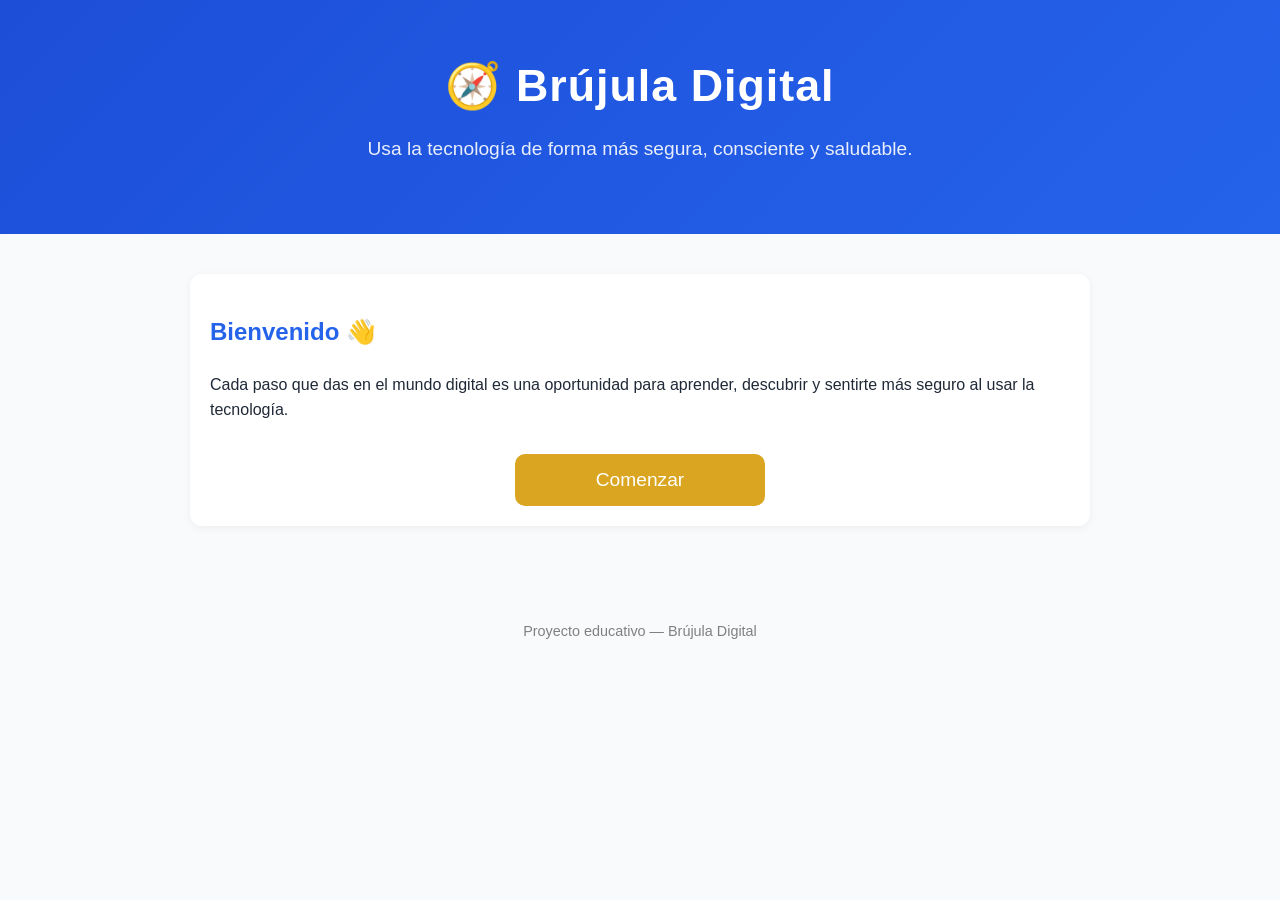
<file: docs/Docs/index.html>
<!DOCTYPE html>
<html lang="es">
<head>
  <meta charset="UTF-8">
  <meta name="viewport" content="width=device-width, initial-scale=1.0">
  <title>Brújula Digital</title>
  <link rel="stylesheet" href="style.css">
</head>
<body>

<header class="header">
  <h1>🧭 Brújula Digital</h1>
  <p>Usa la tecnología de forma más segura, consciente y saludable.</p>
</header>

<main class="container">

  <!-- INICIO -->
  <section id="home">
    <div class="intro">
      <h2>Bienvenido 👋</h2>
      <p>Cada paso que das en el mundo digital es una oportunidad para aprender, descubrir y sentirte más seguro al usar la tecnología. </p>
      <div style="display: flex; justify-content: center;">
        <button class="btn" onclick="showSection('modulos')" style="width: auto; min-width: 250px;">Comenzar</button>
      </div>
    </div>
  </section>

  <!-- MÓDULOS -->
  <section id="modulos" style="display:none">
    <h2 style="color: var(--blue);">Módulos</h2>
    <div class="module-card" onclick="showSection('modulo-salud')">📱 Uso saludable de dispositivos</div>
    <div class="module-card" onclick="showSection('modulo-estafas')">⚠️ Estafas digitales</div>
    <div class="module-card" onclick="showSection('modulo-deepfakes')">🤖 Deepfakes y desinformación</div>
    <div class="module-card" onclick="showSection('modulo-privacidad')">🔒 Privacidad y seguridad</div>
  </section>

  <!--INTRO MÓDULO 1 -->
  <section id="modulo-salud" style="display:none">
    <div class="intro">
      <h2>📱 Uso saludable de dispositivos</h2>
      <p>La tecnología puede ser una herramienta poderosa para aprender, comunicarnos y descubrir nuevas oportunidades. Sin embargo, también es importante aprender a usarla con equilibrio, ya que un uso excesivo puede afectar nuestra salud y bienestar.</p>
      <h3>📝 Consejos prácticos</h3>
<div class="consejo-card">
  <div class="consejo-texto">
    <h4><span class="subtitle2"><span class="highlight2">Regla 20-20-20</span></span></h4>
    <p>¿Alguna vez has sentido los ojos cansados o resecos después de usar el celular por mucho tiempo?</p>
    <p>Nuestros ojos también necesitan descansar. Cada 20 minutos, mira algo que esté a unos 6 metros de distancia durante 20 segundos. Este pequeño hábito puede ayudar a reducir la fatiga visual.</p>
  </div>
  <div class="consejo-emoji">👓</div>
</div>

<div class="consejo-card">
  <div class="consejo-texto">
    <h4><span class="subtitle2"><span class="highlight2">Modo nocturno</span></span></h4>
    <p>¿Te ha pasado que te cuesta dormir después de usar el teléfono por la noche?</p>
    <p>La luz azul de las pantallas puede interferir con el sueño. Intenta activar el modo nocturno o la luz cálida después de las 7:00 p. m.</p>
  </div>
  <div class="consejo-emoji">🌙</div>
</div>

<div class="consejo-card">
  <div class="consejo-texto">
    <h4><span class="subtitle2"><span class="highlight2">Zona sin pantallas</span></span></h4>
    <p>¿Cuántas veces has mirado el celular durante una comida o justo antes de dormir?</p>
    <p>A veces, dejar el celular a un lado también hace bien. Aprovecha esos momentos para descansar, conversar o disfrutar del tiempo con las personas que te rodean.</p>
  </div>
  <div class="consejo-emoji">📵</div>
</div>

<div class="consejo-card">
  <div class="consejo-texto">
    <h4><span class="subtitle2"><span class="highlight2">Postura</span></span></h4>
    <p>¿Alguna vez has sentido tensión o dolor en el cuello después de usar el teléfono?</p>
    <p>Muchas veces se debe a la postura. Procura sostener el dispositivo a la altura de los ojos para evitar molestias en el cuello y la espalda.</p>
  </div>
  <div class="consejo-emoji">🧍</div>
</div>
      <div style="background: #EFF6FF; border-radius: 12px; padding: 20px; margin-top: 24px; border-left: 4px solid var(--blue);">
        <h3 style="margin-top: 0;">🎯 Meta del módulo</h3>
     <p>Descubrir cómo pequeños cambios en nuestros hábitos digitales pueden ayudarnos a disfrutar la tecnología de una manera más equilibrada, saludable y consciente. 🧭💙</p>
     </div>
   <div style="text-align: center;">
   <button class="btn" onclick="showSection('leccion-salud')" style="width: auto; min-width: 250px;">🚀 Empecemos</button>
</div> 
    </div>
  </section>

  <!-- LECCIÓN MÓDULO 1 -->
  <section id="leccion-salud" style="display:none">
    <div class="intro">
      <h3>🎥 Video recomendado</h3>
      <p>Antes de continuar, mira este breve video sobre el uso de la tecnología:</p>
      <div class="video-container">
        <iframe src="https://www.youtube.com/embed/wqQ0L8LKuh4?si=8RIyOmY3HJELRznG"
          title="Uso saludable de la tecnología"
          frameborder="0"
          allow="accelerometer; autoplay; clipboard-write; encrypted-media; gyroscope; picture-in-picture; web-share"
          referrerpolicy="strict-origin-when-cross-origin"
          allowfullscreen></iframe>
      </div>
      <h2> 📈💻 ¿Por qué es importante cuidar el tiempo en pantalla?  📺📊</h2>
      <p>Nuestro tiempo es valioso. Cada momento que pasamos frente a una pantalla es un <span class = highlight5>momento que también podríamos dedicar a descansar, realizar actividad física, conversar con nuestra familia o simplemente disfrutar</span> de lo que sucede a nuestro alrededor.</p>
      <p>¿Esto significa que la tecnología es mala? No. La tecnología puede ser una herramienta increíble para aprender, entretenernos y mantenernos conectados. Pero, como una espada de doble filo, su impacto depende de cómo la usamos.</p>
      <p>Pasar demasiado tiempo frente a una pantalla puede afectar:</p>
      <ul>
        <li><span class = "subtitle">El sueño</span> 😴 — Usar pantallas hasta muy tarde puede hacer que nos cueste más dormir.</li>
        <li> <span class = "subtitle"> La actividad física</span> 🚶 — A veces pasamos horas sentados sin darnos cuenta.</li>
        <li><span class = "subtitle"> El bienestar emocional</span> 😔 — Estar constantemente conectados o recibir demasiada información puede hacernos sentir agotados o estresados.</li>
      </ul>
      <p><span class="highlight3">No se trata de dejar de usar la tecnología, sino de aprender a utilizarla de una forma que beneficie nuestra salud y nuestro bienestar.</span></p>
      <p>📚 <strong>¿Quieres saber más?</strong> La Comisión Europea explica los efectos del tiempo excesivo en pantalla:<br>
        <a href="https://health.ec.europa.eu/inthistogether/healthy-screentime_es" target="_blank" rel="noopener noreferrer" style="color: var(--blue); font-size: 1rem;">🔗 Ver fuente oficial (Comisión Europea)</a>
      </p>
<div style="text-align: center;">
<h2><span class="subtitle2">Actividad  </span></h2>
<p><p>Después de pasar un tiempo usando el computador, Juan decidió salir a caminar para descansar su vista y mover el cuerpo. Responde correctamente las preguntas para ayudarlo a completar su recorrido.</p>
</div>
<div id="game">

    <div id="camino">

      <div style="position:absolute; top:10px; right:20px; font-size:36px;">☀️</div>
      <div id="paisaje1"> <div class="nube" style="top:8px; left:60px; transform:scale(1.1)"></div> <div class="nube" style="top:22px; left:260px; transform:scale(0.8)"></div> <div class="nube" style="top:18px; left:460px; transform:scale(1.3)"></div> <div class="nube" style="top:18px; left:680px; transform:scale(0.9)"></div> </div>
      <div id="paisaje2">🌳 <span style="font-size:16px">🌼</span> 🌳 🌳 <span style="font-size:14px">🌻</span> 🌳 <span style="font-size:16px">🌼</span> 🌳 🌳 <span style="font-size:14px">🌻</span> 🌳 <span style="font-size:16px">🌼</span> 🌳 🌳</div>

        <div id="juan">

            <div class="head"></div>

            <div class="body"></div>

            <div class="arm left-arm"></div>

            <div class="arm right-arm"></div>

            <div class="leg left-leg"></div>

            <div class="leg right-leg"></div>

        </div>

        <div id="juan-dialogo">¡Auch! 😣</div>

        <div id="meta-casa">🏠</div>


    </div>
    <div id="suelo"></div>
    <div id="actividad-pregunta-container"></div>

    <div style="display: flex; justify-content: center;">
  <button class="btn" id="btn-iniciar-actividad" onclick="iniciarActividad()" style="width: auto; min-width: 250px;">🚶 Iniciar actividad</button>
</div>

</div>

<div id="actividad-mensaje-final" style="display:none; background:#F0FDF4; border-radius:12px; padding:20px; margin-top:20px; border-left:4px solid var(--green);">
  <h3>🎉 ¡Excelente!</h3>
  <p>Gracias a tus respuestas, Juan pudo terminar su caminata. Recuerda que levantarte unos minutos, caminar o estirarte después de usar dispositivos electrónicos también ayuda a cuidar tu salud y descansar la vista.</p>
</div>

<div id="actividad-mensaje-fallo" style="display:none; background:#FFF5F5; border-radius:12px; padding:20px; margin-top:20px; border-left:4px solid var(--red);">
  <h3>😓 Juan no pudo completar su caminata</h3>
  <p>Tuvo demasiados tropiezos en el camino. ¡Pero no te preocupes! Puedes intentarlo de nuevo y ayudarlo a llegar a casa.</p>
  <div style="display: flex; justify-content: center;">
    <button class="btn" onclick="reiniciarActividad()" style="width: auto; min-width: 250px;">🔄 Intentar de nuevo</button>
  </div>
</div>

      <hr style="margin: 40px 0; border: none; border-top: 3px solid #e2e8f0;">
      <h3>🧠 Pon a prueba lo que aprendiste</h3>
      <div id="quiz-container"></div>
      <div style="display: flex; justify-content: center; margin-top: 20px;">
        <button class="btn" onclick="mostrarPuntaje()" id="btn-resultado" style="display:none; width: auto;">Ver mi resultado 🎯</button>
      </div>
      <div id="resultado-final" style="display:none;"></div>
      <div style="display: flex; justify-content: space-between; align-items: center; margin-top: 20px; flex-wrap: wrap; gap: 10px;">
        <button class="btn btn-secondary" onclick="goHome()">← Volver al inicio</button>
        <button class="btn" onclick="showSection('modulo-estafas')">Siguiente módulo →</button>
      </div>
    </div>
  </section>

  <!-- INTRO MÓDULO 2 -->
  <section id="modulo-estafas" style="display:none">
    <div class="intro">
      <h2>⚠️ Estafas digitales</h2>
      <p>Hoy en día es muy común recibir mensajes por WhatsApp, correo electrónico o llamadas de personas que intentan engañarnos. Aprender a reconocer estas situaciones nos ayuda a proteger nuestra información, nuestro dinero y a navegar por internet con mayor tranquilidad.</p>
      <h3>📝 Consejos prácticos</h3>
      

        <div class="consejo-card">
        <div class="consejo-texto">
          <h4><span class="subtitle2"><span class="highlight2">Desconfia de la urgencia</span></span></h4>
          <p>¿Alguna vez has recibido un mensaje diciendo que tu cuenta será bloqueada si no actúas de inmediato?</p>
          <p>Ese tipo de mensajes buscan generar miedo o urgencia para que tomemos decisiones sin pensar. Si recibes un aviso así, detente unos segundos y verifica la información antes de actuar.</p>
          </div>
          <div class="consejo-emoji">⏳</div>
        </div>

      <div class="consejo-card">
        <div class="consejo-texto">
          <h4><span class="subtitle2"><span class="highlight2">Nunca compartas datos personales</span></span></h4>
          <p>¿Te han pedido alguna vez una contraseña o un código por mensaje o llamada?</p>
          <p>Ningún banco ni entidad confiable te pedirá esa información por esos medios. Si alguien lo hace, lo mejor es no responder y verificar directamente con la institución.</p>
        </div>
          <div class="consejo-emoji">🔐</div>
      </div>

    <div class="consejo-card">
      <div class="consejo-texto">
       <h4><span class="subtitle2"><span class="highlight2">Verifica antes de hacer click</span></span></h4>
       <p>¿Recibiste un enlace inesperado por WhatsApp o correo?</p>
       <p>Antes de abrirlo, pregúntate si esperabas ese mensaje y si conoces realmente a quien lo envió. Si tienes dudas, es mejor no hacer clic.</p>
      </div>
      <div class="consejo-emoji">🔍</div>
    </div>

  <div class="consejo-card">
  <div class="consejo-texto">
    <h4><span class="subtitle2"><span class="highlight2">Llama directamente</span></span></h4>
    <p>¿Recibiste una llamada de alguien que dice ser de tu banco o de una institución?</p>
    <p>No te apresures a responder. Lo más seguro es comunicarte tú mismo usando el número oficial que aparece en la página web o en tus documentos.</p>
  </div>
    <div class="consejo-emoji">📞</div>
  </div>

  <div style="background: #EFF6FF; border-radius: 12px; padding: 20px; margin-top: 24px; border-left: 4px solid var(--blue);">
        <h3 style="margin-top: 0;">🎯 Meta del módulo</h3>
      <p>Reconocer las señales más comunes de una estafa digital para proteger nuestra información y navegar con mayor seguridad.</p>
  </div>
      <div style="text-align: center;">
   <button class="btn" onclick="showSection('leccion-estafas')" style="width: auto; min-width: 250px;">🚀 Empecemos</button>
     </div> 
    </div>
  </section>

  <!-- LECCION MODULO 2 -->
  <section id="leccion-estafas" style="display:none">
    <div class="intro">
      <h3>🎥 Video recomendado</h3>
      <p>Antes de continuar, mira este breve video sobre estafas digitales:</p>
      <div class="video-container">
        <iframe src="https://www.youtube.com/embed/ZqhCvKTK98U?si=CCe5GijveqKE_iSP" title="YouTube video player" frameborder="0" allow="accelerometer; autoplay; clipboard-write; encrypted-media; gyroscope; picture-in-picture; web-share" referrerpolicy="strict-origin-when-cross-origin" allowfullscreen></iframe>
      </div>
      <h2>🚨💻¿Cómo reconocer una estafa digital? 🔍⚠️</h2>
      <p>Cada día aparecen nuevas formas de estafa en internet. Aunque cambian constantemente, la mayoría tienen algo en común: buscan que actuemos rápidamente, sin detenernos a pensar o verificar la información.</p>
      <h3>🚨 Tipos de estafas más comunes</h3>
      <ul>
        <li><span class="subtitle">Phishing</span> 📧 — Correos o mensajes que imitan a tu banco o a una empresa conocida para robarte datos.</li>
        <li><span class="subtitle">Llamadas falsas</span> 📞 — Alguien dice ser del banco o del gobierno y te pide información urgente.</li>
        <li> <span class="subtitle">"Ganaste un premio"</span> 🎁 — Te dicen que ganaste algo pero necesitas pagar para recibirlo. Nadie regala nada así.</li>
        <li><span class="subtitle">Estafa del familiar</span> 👨‍👩‍👧 — Alguien finge ser un familiar en apuros y pide dinero urgente.</li>
        <li><span class="subtitle">Enlaces falsos</span> 🔗 — Links que parecen reales pero te llevan a páginas falsas que roban tus datos.</li>
      </ul>
      <p>Aunque las estafas pueden presentarse de muchas formas, <span class= "highlight2">la mayoría comparten algunas señales que pueden ayudarnos a identificarlas.</span> Conocerlas es el primer paso para actuar con mayor seguridad.</p>
      <ul>
        <li>El mensaje crea <span class=" highlight3">miedo o urgencia innecesaria</span></li>
        <li>Te piden <span class="highlight3">datos personales</span>, contraseñas o dinero</li>
        <li>El remitente tiene un <span class="highlight3">nombre extraño</span> o dirección de correo desconocida</li>
        <li>Hay <span class="highlight3">errores de ortografía</span> o el mensaje se ve <span class="highlight3">mal redactado</span></li>
        <li>Te ofrecen algo <span class="highlight3">demasiado bueno para ser verdad</span></li>
      </ul>
      <p><strong>Recuerda:</strong> Tomarte unos segundos para verificar un mensaje puede evitar muchos problemas. Ante cualquier duda, es mejor confirmar la información antes de compartir datos personales o realizar un pago.</p>
      <p>📚 <strong>¿Quieres saber más?</strong> La Oficina de Seguridad del Internauta explica cómo protegerse del phishing:<br>
        <a href="https://www.osi.es/es/phishing" target="_blank" rel="noopener noreferrer" style="color: var(--blue); font-size: 1rem;">🔗 Ver fuente oficial (OSI - Oficina de Seguridad del Internauta)</a>
      </p>
      <!-- ACTIVIDAD MODULO 2 -->
<div style="text-align: center;">
<h2><span class="subtitle2">Actividad  </span></h2>
<p>Juan ha recibido varios mensajes hoy. Ayúdalo a identificar cuáles son estafas y cuáles son legítimos.</p>
</div>
<div id="game-estafas">
  <div id="escena-cuarto">
    <div id="cuarto-fondo">
      <div id="ventana">
        <div class="cortina cortina-izquierda"></div>
        <div class="cortina cortina-derecha"></div>
        <div id="ventana-cielo">🏞️</div>
      </div>
      <div id="mesa"></div>
      <div id="lampara">💡</div>
      <div id="cama">🛏️</div>
      <div id="piso"></div>
      <div class="cuadro cuadro1"></div>
      <div class="cuadro cuadro2"></div>

    </div>
    <div id="juan-estafas">
      <div class="head"></div>
      <div class="body"></div>
      <div class="arm left-arm"></div>
      <div class="arm right-arm"></div>
      <div class="leg left-leg"></div>
      <div class="leg right-leg"></div>
      <div id="juan-dialogo-estafas"></div>
    </div>
    <div id="telefono-cuarto">
      <div id="telefono-pantalla-off"></div>
      <div id="notificacion-ping">📩</div>
    </div>
    <div id="btn-iniciar-estafas-container" style="position:absolute; bottom:16px; left:50%; transform:translateX(-50%);">
      <button class="btn" id="btn-iniciar-estafas" onclick="iniciarActividadEstafas()" style="width:auto; min-width:220px;">📱 Ver mensajes de Juan</button>
    </div>
  </div>

  <div id="escena-telefono" style="display:none;">
    <div id="telefono-frame">
      <div id="telefono-header">
        <div id="telefono-status">
          <span>📶</span><span>🔋</span>
        </div>
        <div id="telefono-app-header">
          <span id="telefono-icono-app"></span>
          <span id="telefono-contacto"></span>
        </div>
      </div>
      <div id="telefono-chat">
        <div id="burbuja-mensaje"></div>
        <div id="telefono-hora"></div>
      </div>
    </div>
    <div id="estafas-pregunta-container"></div>
    <div id="estafas-feedback-container" style="display:none;"></div>
  </div>
</div>

<div id="estafas-mensaje-final" style="display:none; background:#F0FDF4; border-radius:12px; padding:20px; margin-top:20px; border-left:4px solid var(--green);">
  <h3>🎉 ¡Bien hecho!</h3>
  <p>Juan pudo identificar los mensajes gracias a tu ayuda. Recuerda: ante cualquier mensaje sospechoso, lo mejor es no hacer clic, no compartir datos y verificar directamente con la fuente oficial.</p>
</div>
<div id="estafas-mensaje-fallo" style="display:none; background:#FFF5F5; border-radius:12px; padding:20px; margin-top:20px; border-left:4px solid var(--red);">
  <h3>😓 Juan tuvo algunos tropiezos</h3>
  <p>No te preocupes, reconocer una estafa no siempre es fácil. ¡Inténtalo de nuevo!</p>
  <div style="display:flex; justify-content:center;">
    <button class="btn" onclick="reiniciarActividadEstafas()" style="width:auto; min-width:250px;">🔄 Intentar de nuevo</button>
  </div>
</div>
<hr style="margin: 40px 0; border: none; border-top: 3px solid #e2e8f0;">

      <hr style="margin: 25px 0; border-color: #e2e8f0;">
      <h3>🧠 ¿Es estafa o no?</h3>
      <div id="quiz-container-estafas"></div>
      <div style="display: flex; justify-content: center; margin-top: 20px;">
        <button class="btn" onclick="mostrarPuntajeEstafas()" id="btn-resultado-estafas" style="display:none; width: auto;">Ver mi resultado 🎯</button>
      </div>
      <div id="resultado-final-estafas" style="display:none;"></div>
      <div style="display: flex; justify-content: space-between; align-items: center; margin-top: 20px; flex-wrap: wrap; gap: 10px;">
        <button class="btn btn-secondary" onclick="goHome()">← Volver al inicio</button>
        <button class="btn" onclick="showSection('modulo-deepfakes')">Siguiente módulo →</button>
      </div>
    </div>
  </section>

  <!-- INTRO MÓDULO 3 -->
  <section id="modulo-deepfakes" style="display:none">
    <div class="intro">
      <h2>🤖 Deepfakes y desinformación</h2>
      <p>Hoy en día, internet nos permite acceder a una enorme cantidad de información, imágenes y videos en cuestión de segundos. Sin embargo, no todo lo que vemos es verdadero. Aprender a reconocer información falsa y contenidos creados con inteligencia artificial nos ayudará a navegar con mayor seguridad y confianza.</p>
      <h3>📝 Consejos prácticos</h3>

      <div class="consejo-card">
      <div class="consejo-texto">
       <h4><span class="subtitle2"><span class="highlight2">Verifica la fuente</span></span></h4>
       <p>¿Alguna vez has visto una noticia sorprendente en redes sociales o por WhatsApp?</p>
       <p>Antes de creerla o compartirla, revisa quién la publicó. Es más confiable si proviene de un medio de comunicación reconocido o de una institución oficial.</p>
      </div>
      <div class="consejo-emoji">🔍</div>
    </div>

    <div class="consejo-card">
      <div class="consejo-texto">
       <h4><span class="subtitle2"><span class="highlight2">No compartas de inmediato</span></span></h4>
       <p>¿Te ha pasado que recibes un mensaje y quieres reenviarlo enseguida?</p>
       <p>Tómate unos segundos para verificar si la información es verdadera. Compartir una noticia falsa, aunque sea sin intención, puede contribuir a la desinformación.</p>
      </div>
      <div class="consejo-emoji">🤔</div>
    </div>

    <div class="consejo-card">
      <div class="consejo-texto">
       <h4><span class="subtitle2"><span class="highlight2">No todo lo que ves es real</span></span></h4>
       <p>¿Sabías que hoy es posible crear imágenes, videos y audios muy realistas con inteligencia artificial?</p>
       <p>Si un contenido te parece muy sorprendente o extraño, busca otras fuentes antes de creer que es verdadero.</p>
      </div>
      <div class="consejo-emoji">🎭</div>
    </div>

    <div class="consejo-card">
      <div class="consejo-texto">
       <h4><span class="subtitle2"><span class="highlight2">Desconfía de lo demasiado impactante</span></span></h4>
       <p>¿Has visto una noticia que parece increíble o provoca una reacción muy fuerte?</p>
       <p>Muchas veces los contenidos falsos buscan sorprendernos o hacernos reaccionar rápidamente. Si algo parece demasiado bueno, demasiado malo o demasiado increíble, verifica la información antes de compartirla.</p>
      </div>
      <div class="consejo-emoji">⚠️</div>
    </div>

      <div style="background: #EFF6FF; border-radius: 12px; padding: 20px; margin-top: 24px; border-left: 4px solid var(--blue);">
        <h3 style="margin-top: 0;">🎯 Meta del módulo</h3>
      <p>Aprender a identificar información falsa y reconocer cómo los deepfakes pueden utilizarse para engañar, desarrollando el hábito de verificar antes de creer o compartir un contenido.</p>
  </div>
   <div style="text-align: center;">
   <button class="btn" onclick="showSection('leccion-deepfakes')" style="width: auto; min-width: 250px;">🚀 Empecemos</button>
     </div> 
  </div>
  </section>

  <!-- LECCIÓN MÓDULO 3 -->
  <section id="leccion-deepfakes" style="display:none">
    <div class="intro">
      <h3>🎥 Video recomendado</h3>
      <p>Antes de continuar, mira este breve video sobre la desinformación y los deepfakes:</p>
      <div class="video-container">
      <iframe width="560" height="315" src="https://www.youtube.com/embed/G29kYRBRiPk?si=ThHPMCeKT2FS3GE8" title="YouTube video player" frameborder="0" allow="accelerometer; autoplay; clipboard-write; encrypted-media; gyroscope; picture-in-picture; web-share" referrerpolicy="strict-origin-when-cross-origin" allowfullscreen></iframe>
    </div>
    <h2> 🤖🎭 ¿Cómo reconocer la desinformación y los deepfakes? 🔍📢️</h2>
    <p>Internet nos permite aprender cosas nuevas, mantenernos informados y comunicarnos con personas de todo el mundo. Sin embargo, no todo lo que vemos o leemos en internet es verdadero. <span class="highlight3">Algunas publicaciones pueden contener información falsa o haber sido modificadas para confundir a las personas.</span></p>
    <p>¿Esto significa que no podemos confiar en nada de lo que vemos en internet? No. La mayoría del contenido que encontramos es auténtico, pero es importante desarrollar el hábito de verificar la información antes de creerla o compartirla.</p>
    <p>Uno de los ejemplos más conocidos de este tipo de contenido son los <span class="highlight">deepfakes</span>. Se trata de imágenes, videos o audios creados o modificados con inteligencia artificial para que parezcan reales. En algunos casos se utilizan con fines de entretenimiento, pero también pueden emplearse para difundir información falsa o hacer creer que una persona dijo o hizo algo que nunca ocurrió.</p>
    <h4>🔍 ¿Cómo podemos reconocerlos?</h4>
    <p>No siempre es fácil identificar un contenido falso, especialmente cuando ha sido creado con inteligencia artificial. Sin embargo, hay algunas señales que pueden ayudarnos a analizar la información con mayor cuidado.</p>
    <ul>
      <li>🎭 El contenido parece demasiado sorprendente o increíble.</li>
      <li>🔍 No encuentras la misma información en otras fuentes confiables.</li>
      <li>📢 La publicación no indica quién la creó o proviene de una fuente poco conocida.</li>
      <li>🤖 En algunos videos, la voz o los movimientos pueden verse poco naturales.</li>
      <li>📅 La información está fuera de contexto o utiliza imágenes antiguas para hablar de un hecho reciente.</li>
    </ul>
    <p>No siempre podremos saber de inmediato si un contenido es verdadero o falso. Por eso, si algo te genera dudas,<span class = "highlight3"> lo mejor es detenerte un momento, buscar otras fuentes confiables y evitar compartirlo hasta confirmar</span>  que la información es correcta. Unos minutos de verificación pueden ayudar a evitar que la desinformación siga circulando.</p>
    <p>📚 <strong>¿Quieres saber más?</strong> El Instituto Nacional de Ciberseguridad (INCIBE) ofrece recomendaciones para identificar la desinformación y protegerse frente a contenidos manipulados, incluidos los deepfakes.<br>
  <a href="https://www.incibe.es/ciudadania/blog/deepfakes" target="_blank" rel="noopener noreferrer" style="color: var(--blue); font-size: 1rem;">
    🔗 Ver fuente oficial (INCIBE)
  </a>
</p>
 <hr style="margin: 25px 0; border-color: #e2e8f0;">
      <h3>🧠 ¿Puedes identificar la desinformación?</h3>
      <div id="quiz-container-deepfakes"></div>
      <div style="display: flex; justify-content: center; margin-top: 20px;">
        <button class="btn" onclick="mostrarPuntajeDeepfakes()" id="btn-resultado-deepfakes" style="display:none; width: auto;">Ver mi resultado 🎯</button>
      </div>
      <div id="resultado-final-deepfakes" style="display:none;"></div>
      <div style="display: flex; justify-content: space-between; align-items: center; margin-top: 20px; flex-wrap: wrap; gap: 10px;">
        <button class="btn btn-secondary" onclick="goHome()">← Volver al inicio</button>
        <button class="btn" onclick="showSection('modulo-privacidad')">Siguiente módulo →</button>
      </div>
      </div>
  </section>

  <!-- INTRO MÓDULO 4 -->
  <section id="modulo-privacidad" style="display:none">
    <div class="intro">
      <h2>🔒 Privacidad y seguridad</h2>
      <p>¿Le darías las llaves de tu casa a un desconocido? Probablemente no. Entonces, ¿por qué compartir información personal en internet sin saber quién la recibirá?</p>
      <p>Cada vez que usamos un teléfono, una tableta o un computador compartimos información sobre nosotros. En la mayoría de los casos esto no representa un problema, pero es importante aprender a proteger nuestros datos y reconocer cuándo es seguro compartirlos.</p>
      <h3><span class="highlight"><strong>Consejos prácticos:</strong></span></h3>

      <div class="consejo-card">
      <div class="consejo-texto">
       <h4><span class="subtitle2"><span class="highlight2">No compartas información sin pensar</span></span></h4>
       <p>¿Alguna vez una página o una persona te ha pedido información personal?</p>
       <p>Antes de compartir datos como tu contraseña, documentos o información bancaria, pregúntate si realmente son necesarios y si estás en un sitio oficial. Tu información personal merece la misma protección que las llaves de tu casa.</p>
      </div>
      <div class="consejo-emoji">🔒</div>
    </div>

    <div class="consejo-card">
      <div class="consejo-texto">
        <h4><span class="subtitle2"><span class="highlight2">Usa contraseñas difíciles de adivinar</span></span></h4>
        <p>¿Tu contraseña sería fácil de descubrir para alguien que te conoce?</p>
        <p>Evita usar tu nombre, fecha de nacimiento o secuencias como "123456". Una contraseña segura combina letras, números y símbolos, y es diferente para cada cuenta importante.</p>
      </div>
      <div class="consejo-emoji">🔑</div>
    </div>

    <div class="consejo-card">
      <div class="consejo-texto">
        <h4><span class="subtitle2"><span class="highlight2">Activa una capa extra de seguridad</span></span></h4>
        <p>¿Qué pasaría si alguien descubriera tu contraseña?</p>
        <p>Muchas cuentas permiten activar la verificación en dos pasos. Así, además de la contraseña, necesitarás un código enviado a tu teléfono o correo electrónico para iniciar sesión.</p>
      </div>
      <span class="consejo-emoji">📱</span>
    </div>

    <div class="consejo-card">
      <div class="consejo-texto">
        <h4><span class="subtitle2"><span class="highlight2">Ten cuidado con las redes Wi-Fi públicas</span></span></h4>
        <p>¿Sueles conectarte a redes Wi-Fi gratuitas cuando estás fuera de casa?</p>
        <p>Aunque son muy útiles, algunas redes públicas pueden no ser seguras. Si es posible, evita acceder a tu banco o realizar compras mientras estés conectado a ellas.</p>
      </div>
      <span class="consejo-emoji">📶</span>
    </div>

    <div style="background: #EFF6FF; border-radius: 12px; padding: 20px; margin-top: 24px; border-left: 4px solid var(--blue);">
        <h3 style="margin-top: 0;">🎯 Meta del módulo</h3>
      <p>Al finalizar este módulo, conocerás cómo proteger tu información personal, crear contraseñas seguras y adoptar hábitos que te ayudarán a usar internet con mayor confianza y tranquilidad.</p>
    </div>
    
      <div style="display: flex; justify-content: center;">
        <button class="btn" onclick="showSection('leccion-privacidad')" style="width: auto; min-width: 250px;">🚀 Empecemos</button>
      </div>
      </div>
  </section>

  <!-- LECCIÓN MÓDULO 4 -->
   <section id="leccion-privacidad" style="display:none">
    <div class="intro">
      <h3>🎥 Video recomendado</h3>
      <p>Antes de continuar, mira este breve video sobre privacidad y seguridad en internet:</p>
       <div class="video-container">
     <iframe src="https://www.youtube.com/embed/NtDT-S6FDtM?si=YNcmjA02eCvLN0rW" title="Privacidad y seguridad en internet" allow="accelerometer; autoplay; clipboard-write; encrypted-media; gyroscope; picture-in-picture; web-share" referrerpolicy="strict-origin-when-cross-origin" allowfullscreen></iframe>
     </div>
      <h2>📖 Lección 4: ¿Cómo proteger tu privacidad y seguridad en internet?</h2>
      <p>Cada vez que navegas por una página web, utilizas una aplicación o creas una cuenta, compartes datos como tu nombre, correo electrónico o número de teléfono. <span class="highlight3">La privacidad digital consiste en proteger esa información y decidir quién puede acceder a ella.</span> Así como cerramos la puerta de nuestra casa para proteger nuestras pertenencias, también debemos cuidar nuestra información cuando utilizamos la tecnología.</p>
      <P>Proteger tu información personal es un hábito tan importante como cerrar la puerta de tu casa o guardar tus objetos de valor en un lugar seguro.<span class="highlight3"> Con unas pocas medidas sencillas puedes reducir muchos riesgos y navegar por internet con mayor tranquilidad.</span></P>
      <h4>🛡️ ¿Cómo podemos protegernos?</h4>
      <p>Cada decisión que tomamos en internet puede ayudar a proteger nuestra información. Por eso, es importante conocer algunos hábitos que hacen la navegación más segura.</p>
      <ul>
        <li> No compartas <span class="highlight2">información personal</span> con desconocidos. 🔒</li>
        <li> Usa <span class="highlight2">contraseñas seguras</span> y diferentes para tus cuentas importantes. 🔑</li>
        <li> Activa la <span class="highlight2">verificación en dos pasos</span> siempre que sea posible. 📱</li>
        <li> Evita hacer trámites importantes desde una <span class="highlight2">red Wi-Fi pública</span>. 📶</li>
        <li> Mantén tus <span class="highlight2">dispositivos actualizados</span>. 🔄</li>
        <li> <span class="highlight2">Cierra sesión</span> cuando uses un computador compartido. 🚪</li>
      </ul>
      <p>Cada uno de estos hábitos aporta una capa extra de protección para tu información. Cuantos más pongamos en práctica, más seguros estaremos al navegar por internet.</p>
      <p>📚 <strong>¿Quieres saber más?</strong></p>
      <P> El programa En TIC Confío+ ofrece recomendaciones para proteger tu privacidad, evitar riesgos digitales y usar internet de forma responsable.</P>
       <a href="https://www.enticconfio.gov.co/" target="_blank" rel="noopener noreferrer" style="color: var(--blue); font-size: 1rem;">🔗 En TIC Confío+</a>
       
  <hr style="margin: 25px 0; border-color: #e2e8f0;">
      <h3>🧠 Quiz: ¿Puedes identificar la privacidad y seguridad en internet?</h3>
      <div id="quiz-container-privacidad"></div>
      <div style="display: flex; justify-content: center; margin-top: 20px;">
        <button class="btn" onclick="mostrarPuntajePrivacidad()" id="btn-resultado-privacidad" style="display:none; width: auto;">Ver mi resultado 🎯</button>
      </div>
      <div id="resultado-final-privacidad" style="display:none;"></div>
      <div style="display: flex; justify-content: space-between; align-items: center; margin-top: 20px; flex-wrap: wrap; gap: 10px;">
        <button class="btn btn-secondary" onclick="goHome()">← Volver al inicio</button>
        <button class="btn" onclick="showSection('modulo-privacidad')">Siguiente módulo →</button>
      </div>
     </div> 
  </section>

</main>

<footer class="footer">
  <p>Proyecto educativo — Brújula Digital</p>
</footer>

<script src="script.js"></script>
</body>
</html>
</file>
<file: docs/style.css>
/*COLORES PRINCIPALES*/
:root {
    --blue: #1e3a8a;
    --blue-mid: #2563EB;
    --blue-light: #eff6ff;
    --magenta: #7c3aed;
    --magenta-light: #ede9fe;
    --gris: #d0d0d0;
    --gris-texto: #999;
    --bg: #fdfcfb;
    --bg-soft: #f4f3f1;
    --text: #1a1a1a;
    --text-soft: #5c5c6e;
    --border: #dde1e9;
    --radius: 8px;
    --glow: #7dd3fc;
}

/*BASE*/
body {
    margin: 0;
    font-family: "Trebuchet MS", Arial, sans-serif;
    background-color: var(--bg);
    color: var(--text);
    line-height: 1.75;
    font-size: 1.05rem;
}

/*LA PARTE DE ARRIBA*/
.header {
    position: relative;
    color: white;
    text-align: center;
    padding: 48px 20px 44px;
    overflow: hidden;
    border-bottom: 4px solid var(--magenta);
    background: var(--blue);
}

.header h1 {
    font-family: Georgia, "Times New Roman", serif;
    margin: 0;
    font-size: 2.5rem;
    letter-spacing: 0.5px;
    font-weight: 700;
}

.header p {
    font-size: 1.1rem;
    margin-top: 10px;
    opacity: 0.85;
    max-width: 560px;
    margin-left: auto;
    margin-right: auto;
    line-height: 1.6;
    font-weight: 400;
}

.header-emoji {
    font-size: 3.5rem;
    display: block;
    margin-bottom: 10px;
}

/*PAGINA DE INICIO*/

.home-hero {
    text-align: center;
    padding: 36px 32px 28px;
    background: white;
    border-radius: var(--radius);
    border: 1px solid var(--border);
    border-top: 3px solid var(--magenta);
    margin-top: 24px;
}

.home-brujula {
    font-size: 3.8rem;
    line-height: 1;
    margin-bottom: 12px;
}

.home-titulo {
    font-family: Georgia, "Times New Roman", serif;
    color: var(--blue);
    font-size: 1.8rem;
    margin: 0 0 10px;
}

.home-descripcion {
    font-size: 1.05rem;
    line-height: 1.8;
    color: var(--text-soft);
    max-width: 520px;
    margin: 0 auto;
}

.home-modulos-titulo {
    text-align: center;
    font-size: 0.78rem;
    font-weight: 700;
    color: var(--text-soft);
    margin: 28px 0 12px;
    text-transform: uppercase;
    letter-spacing: 1.2px;
}

.home-modulos-grid {
    display: grid;
    grid-template-columns: 1fr 1fr;
    gap: 10px;
    margin-bottom: 8px;
}

.home-modulo-card {
    text-align: center;
    border: 1px solid var(--border);
    transition: background 0.15s, border-left-color 0.15s;
    border-radius: var(--radius);
    border-left: 3px solid var(--magenta);
    padding: 16px 14px;
    cursor: pointer;
    display: flex;
    background: var(--bg-soft);
    flex-direction: column;
    align-items: center;
    gap: 8px;
}

.home-modulo-card:hover {
    border-left-color: var(--blue);
    background: var(--magenta-light);
}

.home-modulo-icono {
    height: 140px;
    flex-shrink: 0;
    display: flex;
    align-items: center;
    justify-content: center;
}

.home-modulo-icono img {
    width: 120px;
    height: auto;
    object-fit: contain;
    border: 1px solid #7dd3fc;
    box-sizing: border-box;
    border-radius: 12px;
    display: block;
}

.home-modulo-nombre {
    font-size: 0.9rem;
    font-weight: 600;
    color: var(--text);
    line-height: 1.4;
    margin: 0;
    text-align: center;
}

@media (max-width: 600px) {
    .home-modulos-grid {
        grid-template-columns: 1fr;
    }
    .home-brujula {
        font-size: 3rem;
    }
    .home-titulo {
        font-size: 1.5rem;
    }
}

/*PROGRESO ENTRE LOS MODULOS*/

.progreso-modulo {
    border-radius: var(--radius);
    border: 1px solid var(--border);
    margin: 20px 0 0;
    padding: 16px 20px;
    background: white;
}

.progreso-pasos {
    display: flex;
    align-items: center;
    justify-content: space-between;
}

.progreso-paso {
    display: flex;
    flex-direction: column;
    align-items: center;
    gap: 5px;
    flex-shrink: 0;
}

.progreso-paso span {
    width: 30px;
    height: 30px;
    border-radius: 50%;
    background: var(--gris);
    color: var(--gris-texto);
    font-weight: 700;
    font-size: 0.85rem;
    display: flex;
    align-items: center;
    justify-content: center;
    border: 2px solid var(--gris);
}

.progreso-paso p {
    font-size: 0.7rem;
    font-weight: 600;
    color: var(--gris-texto);
    margin: 0;
    text-align: center;
    max-width: 64px;
    line-height: 1.3;
}

.progreso-paso.activo span {
    background: var(--magenta);
    color: white;
    border-color: var(--magenta);
}

.progreso-paso.activo p {
    color: var(--magenta);
    font-weight: 700;
}

.progreso-paso.completado span {
    background: var(--blue);
    color: white;
    border-color: var(--blue);
}

.progreso-paso.completado p {
    color: var(--blue);
}

.progreso-linea {
    flex: 1;
    height: 2px;
    background: var(--gris);
    margin: 0 4px;
    margin-bottom: 20px;
}

.progreso-linea.completada {
    background: var(--blue);
}

@media (max-width: 600px) {
    .progreso-paso p {
        display: none;
    }
    .progreso-paso span {
        width: 26px;
        height: 26px;
        font-size: 0.78rem;
    }
}

/*SEPARADOR DE SECCION*/
.separador-seccion {
    display: flex;
    align-items: center;
    margin: 32px 0;
}

.separador-seccion::before,
.separador-seccion::after {
    content: "";
    flex: 1;
    height: 1px;
    background: var(--border);
}

.separador-seccion span {
    font-size: 1rem;
    padding: 0 14px;
    opacity: 0.4;
}

/*SUBTITULOS*/
.subtitle {
    display: inline;
    background: linear-gradient(transparent 30%, #D1FAE5 55%);
    font-size: inherit;
    font-weight: inherit;
    color: inherit;
}

.subtitle2 {
    display: inline-block;
    border-bottom: 2px solid var(--magenta);
    padding-bottom: 3px;
}

/*RESALTADORES*/
.highlight {
    border-radius: 4px;
    padding: 2px 6px;
    font-weight: 600;
    color: var(--magenta);
    background-color: var(--magenta-light);
}

.highlight2 {
    background: linear-gradient(transparent 30%, #D1FAE5 55%);
}

.highlight3 {
    display: inline;
    background: linear-gradient(transparent 30%, var(--magenta-light) 55%);
    font-size: inherit;
    font-weight: inherit;
    color: inherit;
}

.highlight4 {
    background-color: #FEF08A;
    padding: 2px 6px;
    border-radius: 4px;
    font-weight: 500;
}

.highlight5 {
    display: inline;
    background: linear-gradient(transparent 30%, #FEF08A 55%);
    font-size: inherit;
    font-weight: inherit;
    color: inherit;
}

/* NOTA MENTAL PARA RECORDAR: ELIMINAR LOS HIGHLIGHTS QUE NO SE USAN DESPUES DE IDENTIFICARLOS*/

/*CONTAINER*/
.container {
    padding: 24px 20px;
    max-width: 860px;
    margin: auto;
}

/*JUAN EN EL INICIO*/
.home-juan {
    position: absolute;
    width: 60px;
    height: 115px;
    left: 50%;
    bottom: 100%;
    transform: translate(-50%, -30px);
    pointer-events: none;
}

.home-juan-head {
    position: absolute;
    width: 18px;
    height: 18px;
    border: 3px solid black;
    border-radius: 50%;
    left: 21px;
    top: 0;
}

.home-juan-body {
    position: absolute;
    width: 3px;
    height: 26px;
    background: black;
    left: 29px;
    top: 20px;
}

.home-juan-arm {
    position: absolute;
    width: 3px;
    height: 24px;
    background: black;
    left: 29px;
    top: 30px;
    transform-origin: top center;
}

.home-juan-arm-left {
    transform: rotate(-150deg);
}

.home-juan-arm-right {
    transform: rotate(150deg);
}

.home-juan-arm-left::after,
.home-juan-arm-right::after {
    content: "";
    position: absolute;
    bottom: -4px;
    left: 50%;
    transform: translateX(-50%);
    width: 6px;
    height: 6px;
    background: black;
    border-radius: 50%;
}

.home-juan-leg {
    position: absolute;
    width: 3px;
    height: 28px;
    background: black;
    left: 29px;
    top: 45px;
    transform-origin: top center;
}

.home-juan-leg-left {
    transform: rotate(20deg);
}

.home-juan-leg-right {
    transform: rotate(-20deg);
}

/*INTRO*/

.intro {
    background: white;
    padding: 32px 40px;
    border-radius: var(--radius);
    margin-top: 20px;
    border: 1px solid var(--border);
    border-top: 3px solid var(--blue);
}

.intro h2 {
    font-family: Georgia, "Times New Roman", serif;
    color: var(--blue);
    font-size: 1.65rem;
    line-height: 1.3;
    margin-bottom: 18px;
}

.intro p {
    font-size: 1.05rem;
    line-height: 1.85;
    margin: 0 0 18px;
    color: var(--text);
}

.intro li p {
    margin-top: 5px;
    margin-bottom: 0;
}

.intro ul + p {
    margin-top: 30px;
}

.lista-brujula {
    list-style: none;
    padding-left: 0;
}

.lista-brujula li {
    position: relative;
    padding-left: 28px;
    margin-bottom: 16px;
    line-height: 1.75;
}

.lista-brujula li::before {
    content: "🧭";
    position: absolute;
    left: 0;
    top: 3px;
    font-size: 0.8rem;
}

/*COLOR PRINCIPAL*/
.btn {
    background-color: var(--blue);
    color: white;
    border: none;
    padding: 13px 28px;
    font-size: 1rem;
    font-weight: 600;
    border-radius: var(--radius);
    cursor: pointer;
    margin-top: 15px;
    width: 100%;
    max-width: 300px;
    font-family: "Trebuchet MS", Arial, sans-serif;
    transition: background-color 0.25s ease, box-shadow 0.25s ease, transform 0.25s ease, filter 0.25s ease;
}

/*GLOW BRILLANTE*/
.btn:hover {
    filter: brightness(1.2);
    box-shadow: 0 0 10px var(--glow), 0 0 22px var(--glow), 0 0 38px rgba(125, 211, 252, 0.6);
    background-color: #11a4b4;
    transform: translateY(-2px);
}

/*CAMBIO AL PRESIONAR*/
.btn:active {
    transform: translateY(0);
}

.btn-secondary {
    background-color: #64748B;
    margin-left: 10px;
}

.btn-secondary:hover {
    background-color: #475569;
}

.btn2-secondary {
    background-color: #64748B;
    margin-left: 10px;
}

/*LO DE ABAJO*/
.footer {
    text-align: center;
    padding: 24px;
    font-size: 0.9rem;
    color: #9CA3AF;
    margin-top: 48px;
    border-top: 1px solid var(--border);
}

/*PARA QUE SE VEA BIEN EN EL CELULAR*/
@media (max-width: 600px) {
    .header h1 {
        font-size: 1.75rem;
    }
    .intro {
        padding: 24px 20px;
    }
    .btn {
        padding: 14px;
        font-size: 1rem;
    }
    .module-card {
        padding: 18px 20px;
        font-size: 1.05rem;
    }
}

/*LAS TARJETAS CON CONSEJOS*/
.consejo-card {
    display: flex;
    align-items: center;
    gap: 18px;
    margin-bottom: 16px;
    background: white;
    border: 1px solid var(--border);
    border-radius: var(--radius);
    padding: 18px;
}

.consejo-texto {
    flex: 1;
}

.consejo-texto h4 {
    margin-top: 0;
    color: var(--text);
    font-family: Georgia, "Times New Roman", serif;
}

.consejo-emoji {
    font-size: 2.8rem;
    background: var(--magenta-light);
    border-radius: var(--radius);
    padding: 12px;
    border: 1px solid #c4b5fd;
    min-width: 60px;
    text-align: center;
}

@media (max-width: 600px) {
    .consejo-card {
        flex-direction: column-reverse;
        align-items: flex-start;
    }
    .consejo-emoji {
        font-size: 2.6rem;
        padding: 10px 14px;
    }
}

/*CONTENEDOR DEL VIDEO*/
.video-container {
    position: relative;
    padding-bottom: 56.25%;
    height: 0;
    overflow: hidden;
    border-radius: 10px;
    margin: 24px 0 36px;
    box-shadow: 0 4px 16px rgba(0,0,0,0.10);
}

.video-container iframe {
    position: absolute;
    top: 0;
    left: 0;
    width: 100%;
    height: 100%;
    border: 0;
}

.video-label {
    display: inline-block;
    font-size: 0.75rem;
    font-weight: 700;
    letter-spacing: 1.5px;
    color: white;
    background: var(--blue);
    padding: 3px 10px;
    border-radius: 20px;
    margin-bottom: 10px;
    text-transform: uppercase;
}

.impact-list {
    margin: 25px 0;
}

.impact-item {
    display: flex;
    gap: 18px;
    padding: 18px 0;
    border-bottom: 1px solid var(--border);
    align-items: flex-start;
}

.impact-item:first-child {
    border-top: 1px solid var(--border);
}

.impact-icon {
    color: white;
    font-weight: bold;
    min-width: 28px;
    height: 28px;
    border-radius: 50%;
    display: flex;
    background: var(--magenta);
    align-items: center;
    flex-shrink: 0;
    font-size: 0.85rem;
    margin-top: 2px;
    justify-content: center;
}

.impact-item h3 {
    margin: 0 0 4px;
    font-size: 1.1rem;
    font-weight: 600;
}

.impact-item p {
    margin: 0;
    color: var(--text-soft);
}

.fuente-btn {
    background: none;
    border: 1px solid var(--border);
    color: var(--blue);
    font-size: 0.95rem;
    font-weight: 600;
    padding: 8px 14px;
    margin-top: 20px;
    cursor: pointer;
    border-radius: 8px;
    transition: background 0.15s;
}

.fuente-btn:hover {
    background: var(--blue-light);
}

.fuente-contenido {
    margin-top: 12px;
    padding-left: 4px;
}

.fuente-contenido p {
    margin-bottom: 8px;
    color: #4B5563;
}

.fuente-link {
    color: var(--blue);
    font-size: 0.95rem;
    text-decoration: none;
}

.fuente-link:hover {
    text-decoration: underline;
}

/*LAS TARJETAS DE LOS MODULOS*/
.modules h2 {
    color: var(--blue);
    margin-bottom: 15px;
}

.module-card {
    background: white;
    border: 1px solid var(--border);
    border-left: 4px solid var(--magenta);
    border-radius: var(--radius);
    padding: 18px 22px;
    margin-bottom: 10px;
    font-size: 1.05rem;
    font-weight: 600;
    cursor: pointer;
    transition: background 0.15s, border-left-color 0.15s;
    color: var(--text);
}

.module-card:hover {
    border-left-color: var(--blue);
    background-color: var(--magenta-light);
}

/*TRADUCCION*/
.language-switcher {
  position: absolute;
  top: 18px;
  right: 20px;
  display: flex;
  gap: 6px;
  z-index: 100;
}

.lang-btn {
  background: rgba(255,255,255,0.15);
  color: white;
  border: 2px solid rgba(255,255,255,0.5);
  border-radius: 8px;
  padding: 6px 14px;
  cursor: pointer;
  font-weight: 700;
  font-size: 0.85rem;
  letter-spacing: 0.5px;
  transition: 0.2s;
}

.lang-btn:hover {
  background: rgba(255,255,255,0.3);
}

.lang-activo {
  background: white;
  color: var(--blue);
  border-color: white;
}

.link {
  color: blue;
  text-decoration: underline;
}
</file>
<file: docs/Activities.css>
/*ACTIVIDAD DEL MODULO 1*/
#game {
  width: 100%;
  box-sizing: border-box;
  background: #DDF4FF;
  border-radius: 25px;
  padding: 30px;
  margin: 20px auto;
  overflow: hidden;
}

#camino {
  position: relative;
  height: 170px;
  overflow: hidden;
  background: linear-gradient(to bottom, #93c5fd 60%, #4ade80 60%, #16a34a 100%);
  border-radius: 20px;
}

#juan {
  position: absolute;
  left: 60px;
  bottom: 15px;
  width: 40px;
  height: 70px;
  transition: transform 0.6s ease, bottom 0.6s ease;
}

.head {
  position: absolute;
  width: 14px;
  height: 14px;
  border: 3px solid black;
  border-radius: 50%;
  left: 13px;
}

.body {
  position: absolute;
  width: 3px;
  height: 20px;
  background: black;
  top: 16px;
  left: 19px;
}

.left-arm {
  position: absolute;
  width: 3px;
  height: 18px;
  background: black;
  left: 19px;
  top: 18px;
  transform: rotate(35deg);
  transform-origin: top;
}

.right-arm {
  position: absolute;
  width: 3px;
  height: 18px;
  background: black;
  left: 19px;
  top: 18px;
  transform: rotate(-35deg);
  transform-origin: top;
}

.left-leg {
  position: absolute;
  width: 3px;
  height: 22px;
  background: black;
  top: 35px;
  left: 19px;
  transform: rotate(25deg);
  transform-origin: top;
}

.right-leg {
  position: absolute;
  width: 3px;
  height: 22px;
  background: black;
  top: 35px;
  left: 19px;
  transform: rotate(-25deg);
  transform-origin: top;
}

/*NUBES*/
#paisaje1 {
  position: absolute;
  top: 0;
  width: 900px;
  height: 60px;
}

.nube {
  position: absolute;
  width: 70px;
  height: 22px;
  background: white;
  border-radius: 50px;
  opacity: 0.92;
}

.nube::before {
  content: "";
  position: absolute;
  width: 35px;
  height: 30px;
  background: white;
  border-radius: 50%;
  top: -14px;
  left: 10px;
}

.nube::after {
  content: "";
  position: absolute;
  width: 25px;
  height: 22px;
  background: white;
  border-radius: 50%;
  top: -10px;
  left: 32px;
}

#paisaje2 {
  position: absolute;
  top: 75px;
  font-size: 30px;
  white-space: nowrap;
}


.actividad-card {
  background: white;
  border-radius: 12px;
  padding: 20px 24px;
  margin-top: 20px;
  box-shadow: 0 2px 10px rgba(0, 0, 0, 0.07);
  border-left: 4px solid var(--blue);
  transition: border-left-color 0.25 ease, box-shadow 0.25s ease;
}

/*RESPUESTA BUENA*/
.actividad-card.respuesta-correcta {
  border-left-color: #22c55e;
  box-shadow: -4px 0 12px rgba(34, 177, 94,0.4), 0 2px 10px rgba(0, 0, 0, 0.07);
}

/*RESPUESTA MALA*/
.actividad-card.respuesta-incorrecta {
  border-left-color: #ff1744;
  box-shadow: -4px 0 12px rgba(255, 23, 68, 0.4), 0 2px 10px rgba(0, 0, 0, 0.07)
}

.actividad-num {
  font-size: 0.85rem;
  color: #64748b;
  font-weight: 600;
  text-transform: uppercase;
  letter-spacing: 0.5px;
  margin: 0 0 8px 0;
}

.actividad-pregunta {
  font-size: 1.05rem;
  margin: 0 0 16px 0;
  line-height: 1.5;
}

.actividad-opcion {
  display: block;
  width: 100%;
  text-align: left;
  background: #F8FAFC;
  border: 2px solid #E2E8F0;
  border-radius: 8px;
  padding: 12px 16px;
  margin-bottom: 10px;
  font-size: 1rem;
  cursor: pointer;
  transition: background 0.15s, border-color 0.15s, transform 0.1s;
}

.actividad-opcion:hover:not(:disabled) {
  background: #EFF6FF;
  border-color: var(--blue);
  transform: translateX(4px);
}

.actividad-opcion:disabled {
  cursor: default;
}

/* JUAN TIRADO */
#juan.tirado {
  transform: rotate(90deg);
  bottom: 2px;
}

#juan.arrodillado {
  transform: rotate(45deg);
  bottom: 8px;
}

/*GLOBO DE DIALOGO*/
#juan-dialogo {
  position: absolute;
  left: 62px;
  bottom: 70px;
  background: white;
  border: 2px solid #1F2937;
  border-radius: 10px;
  padding: 4px 10px;
  font-size: 13px;
  font-weight: bold;
  white-space: nowrap;
  opacity: 0;
  transition: opacity 0.4s ease;
  z-index: 20;
  pointer-events: none;
}

#juan-dialogo::after {
  content: "";
  position: absolute;
  bottom: -8px;
  left: 12px;
  width: 0;
  height: 0;
  border-left: 6px solid transparent;
  border-right: 6px solid transparent;
  border-top: 8px solid #1F2937;
}

#juan-dialogo.visible {
  opacity: 1;
}

/*CASA*/
#meta-casa {
  position: absolute;
  right: -80px;
  bottom: 10px;
  font-size: 110px;
  z-index: 10;
  opacity: 0;
  transition: right 0.05s linear, opacity 0.3s ease;
}

/*JUAN VICTORIA*/
#juan.victoria {
    transform: rotate(0deg) !important;
    bottom: 15px !important;
    animation: salto 0.8s ease forwards;
}

@keyframes brazo-izquierdo {
    0%   { transform: rotate(-30deg); }
    50%  { transform: rotate(-160deg); }
    100% { transform: rotate(-30deg); }
}

@keyframes brazo-derecho {
    0%   { transform: rotate(30deg); }
    50%  { transform: rotate(160deg); }
    100% { transform: rotate(30deg); }
}

#juan.victoria .left-arm {
    animation: brazo-izquierdo 0.6s ease 2;
}

#juan.victoria .right-arm {
    animation: brazo-derecho 0.6s ease 2;
}

@keyframes salto {
    0%   { bottom: 15px; }
    25%  { bottom: 50px; }
    50%  { bottom: 15px; }
    75%  { bottom: 40px; }
    100% { bottom: 15px; }
}

#juan-dialogo.victoria-dialogo {
    bottom: 100px;
}

/*ACTIVIDAD MODULO 2*/
#game-estafas {
  width: 100%;
  box-sizing: border-box;
  background: #DDF4FF;
  border-radius: 25px;
  padding: 20px;
  margin: 20px auto;
  overflow: hidden;
}


/*ESCENA CUARTO*/
#escena-cuarto {
  position: relative;
  height: 170px;
  background: linear-gradient(to bottom, #f4f1ea 0%, #e9e2d8 100%);
  border-radius: 20px;
  overflow: hidden;
}

#piso {
  position: absolute;
  bottom: 0;
  width: 100%;
  height: 28px;
  background: #b58a5a;
  border-top: 4px solid #8b5e3c;
}

#cuarto-fondo {
  position: absolute;
  width: 100%;
  height: 100%;
}

#ventana {
  position: absolute;
  top: 20px;
  left: 400px;
  width: 210px;
  height: 75px;
  background: #9fd3ff;
  border: 5px solid #8b5e3c;
  border-radius: 6px;
  overflow: hidden;
  z-index: 5;
}

#ventana::before {
  content: "";
  position: absolute;
  left: 50%;
  top: 0;
  width: 4px;
  height: 100%;
  background: #8b5e3c;
}

#ventana::after {
  content: "";
  position: absolute;
  left: 0;
  top: 50%;
  width: 100%;
  height: 4px;
  background: #8b5e3c;
}

#ventana-cielo{
    position: relative;
    display:flex;
    justify-content:center;
    align-items:center;
    width:100%;
    height:100%;
    background:linear-gradient(to bottom,#87CEEB,#DFF4FF);
    font-size:200px;
    top: 25px;
}

.cortina{
    position: absolute;
    top: 0;
    width: 28px;
    height: 100px; 
    background: linear-gradient(to right, #4f91d8, #6b93f2);
    z-index: 10;
}

.cortina-izquierda{
    left: 0;
    border-radius: 0 6px 6px 0;
}

.cortina-derecha{
    right: 0;
    border-radius: 6px 0 0 6px;
}

.cortina::after{
    content:"";
    position:absolute;
    inset:0;
    background: repeating-linear-gradient(
        90deg,
        rgba(255,255,255,0.15) 0px,
        rgba(255,255,255,0.15) 4px,
        transparent 4px,
        transparent 8px
    );
}
/*NOTAS MENTALES PARA RECORDAR DESPUES:
-poner el boton de la actividad antes de que muestre el paisaje
-mensaje final de juan de gracias por ayudarme para cerrar la actividad*/

#ventana::after{
    content:"";
    position:absolute;
    top:-6px;
    left:-4px;
    width:calc(100% + 8px);
    height:5px;
    background:#1F2937;
    border-radius:3px;
    z-index:15;
}

.cuadro {
  position: absolute;
  width: 42px;
  height: 42px;
  border: 4px solid #8b5e3c;
  background: #fffdf8;
  border-radius: 4px;

  display: flex;
  justify-content: center;
  align-items: center;

  font-size: 40px; 
}

.cuadro1{
    left:180px;
    top:25px;
}

.cuadro2{
    left:235px;
    top:35px;
}

.cuadro1::after{
    content:"🌉";
}

.cuadro2::after{
    content:"🖼️";
}
#mesa {
  position: absolute;
  bottom: 55px;
  right: 60px;
  width: 120px;
  height: 10px;
  background: #92400e;
  border-radius: 4px;
  z-index: 2;
}

#mesa::before {
  content: "";
  position: absolute;
  bottom: -30px;
  left: 10px;
  width: 8px;
  height: 30px;
  background: #92400e;
  border-radius: 2px;
}

#mesa::after {
  content: "";
  position: absolute;
  bottom: -30px;
  right: 10px;
  width: 8px;
  height: 30px;
  background: #92400e;
  border-radius: 2px;
}

#lampara {
  position: absolute;
  top: 12px;
  right: 90px;
  font-size: 28px;
}

#cama {
  position: absolute;
  bottom: 0px;
  left: 30px;
  font-size: 65px;
}

/*JUAN EN EL CUARTO*/
#juan-estafas {
  position: absolute;
  left: 50%;
  bottom: 15px;
  transform: translateX(-50%);
  width: 40px;
  height: 70px;
  transition: transform 2s linear;
  z-index: 20;
}

/*TELEFONO*/
#telefono-cuarto {
  position: absolute;
  right: 150px;
  bottom: 60px;
  width: 14px;
  height: 24px;
  background: #1e293b;
  border-radius: 6px;
  border: 2px solid #475569;
  transition: transform 0.7s cubic-bezier(0.4, 0, 0.2, 1), opacity 0.7s;
  transform-origin: center center;
  z-index: 3;
}

#telefono-pantalla-off {
  width: 10px;
  height: 18px;
  background: #0f172a;
  border-radius: 4px;
  margin: 2px auto;
}

#notificacion-ping {
  position: absolute;
  top: -30px;
  left: 50%;
  transform: translateX(-50%);
  font-size: 30px;
  opacity: 0;
  transition: opacity 0.3s;
}

#notificacion-ping.ping-animado {
  opacity: 1;
  animation: ping-bounce 0.5s ease 3;
}

@keyframes ping-bounce {
  0%   { transform: translateX(-50%) translateY(0); }
  50%  { transform: translateX(-50%) translateY(-6px); }
  100% { transform: translateX(-50%) translateY(0); }
}

#telefono-cuarto.zoom-telefono {
  transform: scale(18);
  opacity: 0;
}

/*DIALOGO DE JUAN ESTAFAS*/
#juan-dialogo-estafas {
  position: absolute;
  bottom: 75px;
  left: 50%;
  transform: translateX(-50%);
  background: white;
  border: 2px solid #1F2937;
  border-radius: 10px;
  padding: 4px 10px;
  font-size: 13px;
  font-weight: bold;
  white-space: nowrap;
  opacity: 0;
  transition: opacity .4s;
  pointer-events: none;
  z-index: 20;
}

#juan-dialogo-estafas::after {
  content: "";
  position: absolute;
  bottom: -8px;
  left: 50%;
  transform: translateX(-50%);
  width: 0;
  height: 0;
  border-left: 6px solid transparent;
  border-right: 6px solid transparent;
  border-top: 8px solid #1F2937;
}

#juan-dialogo-estafas.visible {
  opacity: 1;
}

/*ESCENA TELEFONO*/
#escena-telefono {
  display: none;
}

#telefono-frame {
  background: #1e293b;
  border-radius: 24px;
  padding: 12px;
  max-width: 360px;
  margin: 0 auto 20px;
  box-shadow: 0 8px 30px rgba(0,0,0,0.3);
}

#telefono-header {
  background: #0f172a;
  border-radius: 12px 12px 0 0;
  padding: 8px 12px;
}

#telefono-status {
  display: flex;
  justify-content: flex-end;
  gap: 6px;
  font-size: 12px;
  margin-bottom: 6px;
  opacity: 0.7;
  color: white;
}

#telefono-app-header {
  display: flex;
  align-items: center;
  gap: 8px;
  color: white;
  font-size: 0.95rem;
  font-weight: bold;
}

#telefono-chat {
  background: #e2e8f0;
  min-height: 120px;
  padding: 16px;
  border-radius: 0 0 12px 12px;
}

#burbuja-mensaje {
  background: white;
  border-radius: 12px 12px 12px 2px;
  padding: 12px 14px;
  font-size: 0.95rem;
  line-height: 1.5;
  max-width: 90%;
  box-shadow: 0 1px 4px rgba(0,0,0,0.1);
  color: #1e293b;
}

#telefono-hora {
  font-size: 0.75rem;
  color: #64748b;
  margin-top: 4px;
  padding-left: 4px;
}

/*ACTIVIDAD MODULO 3*/
#escena-sala {
  position: relative;
  height: 170px;
  background: linear-gradient(to bottom, #f4f1ea 0%, #e9e2d8 100%);
  border-radius: 20px;
  overflow: hidden;
}

#piso-sala {
  position: absolute;
  bottom: 0;
  width: 100%;
  height: 28px;
  background: #b58a5a;
  border-top: 4px solid #8b5e3c;
}

#sofa-sala {
  position: absolute;
  bottom: 3px;
  left: 45px;
  font-size: 100px;
}

#mesa-sala {
  position: absolute;
  bottom: 3px;
  right: 70px;
  font-size: 70px;
}

#computador-sala {
  position: absolute;
  bottom: 40px;
  right: 140px;
  font-size: 50px;
}

#silla-sala {
  position: absolute;
  bottom: 0px;
  right: 135px;
  width: 55px;
  height: 95px;
}

.respaldo-silla {
  position: absolute;
  top: 6px;
  left: 11px;
  width: 32px;
  height: 38px;
  background: #475569;
  border-radius: 8px 8px 4px 4px;
}

.asiento-silla {
  position: absolute;
  top: 40px;
  left: 5px;
  width: 45px;
  height: 12px;
  background: #334155;
  border-radius: 4px;
}


.palo-silla {
  position: absolute;
  top: 50px;
  left: 25px;
  width: 6px;
  height: 30px;
  background: #1e293b;
}

.base-v {
  position: absolute;
  bottom: 13px;
  left: 26px;
  width: 4px;
  height: 18px;
  background: #1e293b;
  transform: rotate(65deg);
  transform-origin: bottom center;
}

.base-v::after {
  content: "";
  position: absolute;
  width: 4px;
  height: 18px;
  background: #1e293b;
  transform: rotate(-130deg);
  transform-origin: bottom center;
}

#cuadro-sala {
  position: absolute;
  top: 10px;
  left: 50px;
  font-size: 60px;
}

#cuadro2-sala {
  position: absolute;
  top: 15px;
  left: 160px;
  width: 35px;
  height: 42px;
  border: 4px solid #8b5e3c;
  background: #f4f4f4;
  border-radius: 4px;
  display: flex;
  justify-content: center;
  align-items: center;
  font-size: 35px;
}

#calendario-sala {
  position: absolute;
  top: 35px;
  right: 70px;
  width: 35px;
  height: 42px;
  font-size: 40px;
}

#planta-sala {
  position: absolute;
  bottom: 5px;
  left: 0px;
  font-size: 60px;
}

#ventana-sala {
  position: absolute;
  top: 20px;
  right: 400px;
  width: 110px;
  height: 80px;
  border-radius: 6px;
}

#libreria-sala {
  position: absolute;
  bottom: 20px;
  right: 300px;
  width: 56px;
  height: 115px;
}

/*JUAN DEEPFAKES*/

#juan-deepfakes {
  position: absolute;
  left: 0px;
  bottom: -10px;
  width: 52px;
  height: 91px;
  transition: transform 0.6s ease, bottom 0.6s ease;
}

.head-deepfakes {
  position: absolute;
  width: 18px;
  height: 18px;
  border: 4px solid black;
  border-radius: 50%;
  left: 17px;
}

.body-deepfakes {
  position: absolute;
  width: 4px;
  height: 26px;
  background: black;
  top: 21px;
  left: 25px;
}

.left-arm-deepfakes {
  position: absolute;
  width: 4px;
  height: 23px;
  background: black;
  left: 25px;
  top: 23px;
  transform: rotate(35deg);
  transform-origin: top;
}

.right-arm-deepfakes {
  position: absolute;
  width: 4px;
  height: 23px;
  background: black;
  left: 25px;
  top: 23px;
  transform: rotate(-35deg);
  transform-origin: top;
}

.left-leg-deepfakes {
  position: absolute;
  width: 4px;
  height: 29px;
  background: black;
  top: 45px;
  left: 25px;
  transform: rotate(25deg);
  transform-origin: top;
}

.right-leg-deepfakes {
  position: absolute;
  width: 4px;
  height: 29px;
  background: black;
  top: 45px;
  left: 25px;
  transform: rotate(-25deg);
  transform-origin: top;
}

#escena-deepfakes-1 {
  position: relative;
}

#juan-dialogo-deepfakes {
  position: absolute;
  bottom: 75px;
  left: 50%;
  transform: translateX(-50%);
  background: white;
  border: 2px solid #1F2937;
  border-radius: 10px;
  padding: 4px 10px;
  font-size: 13px;
  font-weight: bold;
  white-space: nowrap;
  opacity: 0;
  transition: opacity .4s;
  pointer-events: none;
  z-index: 20;
}

#juan-dialogo-deepfakes::after {
  content: "";
  position: absolute;
  bottom: -8px;
  left: 50%;
  transform: translateX(-50%);
  width: 0;
  height: 0;
  border-left: 6px solid transparent;
  border-right: 6px solid transparent;
  border-top: 8px solid #1F2937;
}

#juan-dialogo-deepfakes.visible {
  opacity: 1;
}

/*ESENA DEL COMPUTADOR*/
#computador {
  position: relative;
  z-index: 2;
  width: 500px;
  margin: 0 auto;
}

#monitor {
  width: 500px;
  height: 300px;
  background: #0f172a;
  border-radius: 18px;
  padding: 12px;
  box-sizing: border-box;
}

#pantalla {
  width: 100%;
  height: 100%;
  background: #e2e8f0;
  border-radius: 10px;
}

#soporte {
  width: 70px;
  height: 45px;
  background: #0f172a;
  margin: 0 auto;
}

#base-monitor {
  width: 180px;
  height: 20px;
  background: #0f172a;
  border-radius: 10px;
  margin: 0 auto;
}

#teclado {
  position: relative;
  top: -8px;
  width: 350px;
  height: 140px;
  background: #11a4b4;
  margin: 20px auto 0;
  border-radius: 7px;
  padding: 10px;
  box-sizing: border-box;
  transform: perspective(700px) rotateX(8deg) translateY(30px);
  box-shadow: 0 10px 18px rgba(0, 0, 0, 0.25);
}

.fila-teclas {
  display: flex;
  gap: 3px;
  margin-bottom: 5px;
}

.fila-teclas button {
  width: 20px;
  height: 20px;
  border: none;
  border-radius: 5px;
  background: #e2e8f0;
  box-shadow: 0 3px 0 #94a3b8;
  font-weight: bold;
  box-sizing: border-box;
  font-size: 10px;
}

.fila-teclas .esc {
  width: 20px;
  font-size: 5px;
}

.fila-teclas .tab {
  width: 30px;
  font-size: 10px;
}

.fila-teclas .capslock {
  width: 35px;
  font-size: 5px;
}

.fila-teclas .enter {
  width: 40px;
  position: relative;
  left: -2px;
  font-size: 10px;
}

.fila-teclas .shift {
  width: 54px;
  font-size: 10px;
}

.fila-teclas-espacio {
  display: flex;
  justify-content: center;
  margin-top: 6px;
}

.fila-teclas-enter button {
  width: 40px;
  height: 20px;
  border-radius: 5px;
  box-sizing: border-box;
}

.fila-teclas-abajo {
  display: flex;
  align-items: center;
  justify-content: center;
  gap: 3px;
}

.fila-teclas-abajo button {
  width: 35px;
  height: 20px;
  border-radius: 5px;
  box-sizing: border-box;
  font-weight: bold;
  border: none;
  background: #e2e8f0;
  box-shadow: 0 3px 0 #94a3b8;
  font-size: 10px;
}

.fila-teclas-abajo .espacio {
  width: 140px;
  height: 20px;
}

#escena-deepfakes-2 {
  position: relative;
  width: 100%;
  padding-top: 10px;
  padding-bottom: 20px;
  overflow: hidden;
}

#zona-escritorio {
  position: relative;
  width: 700px;
  height: 180px;
  margin: -20px auto 0;
  isolation: isolate;
}

#zona-escritorio::before {
  content: "";
  position: absolute;
  inset: 0;
  background: #b58a5a;
  border-top: 5px solid #8b5e3c;
  border-radius: 5px 5px 0 0;
  box-sizing: border-box;
  z-index: -1;
  pointer-events: none;
}

#mouse-deepfakes {
  position: relative;
  right: -600px;
  top: -160px;
  flex-shrink: 0;
  margin-top: 35px;
  width: 55px;
  height: 70px;
  background: #e2e8f0;
  border: 2px solid #475569;
  border-radius: 50% 50% 45% 45%;
  transform: rotate(-15deg);
  box-sizing: border-box;
}

#mouse-deepfakes::before {
  content: "";
  position: absolute;
  top: 7px;
  left: 22px;
  width: 2px;
  height: 18px;
  background: #475569;
}

/* PANTALLA DE COMPUTADOR */

#navegador-deepfakes {
  width: 100%;
  height: 100%;
  background: #f8fafc;
  border-radius: 10px;
  overflow: auto;
  box-sizing: border-box;
}

#contenido-navegador-deepfakes {
  padding: 12px;
  color: #1f2937;
}

#pestanas-deepfakes {
  display: flex;
  gap: 3px;
  padding: 7px 6px 0;
  background: #cbd5e1;
  overflow-x: auto;
}

.pestana-deepfakes {
  flex: 1;
  min-width: 55px;
  padding: 8px 4px;
  border: none;
  border-radius: 6px 6px 0 0;
  background: #e2e8f0;
  color: #334155;
  font-size: 11px;
  cursor: default;
}

.pestana-deepfakes.activa {
  background: #f8fafc;
  color: #1d4ed8;
  font-weight: bold;
}

.pestana-deepfakes {
  display: flex;
  align-items: center;
  justify-content: space-between;
  gap: 5px;
}

.cerrar-pestana {
  font-size: 15px;
  line-height: 1;
  color: #64748b;
  font-weight: normal;
}

.pestana-deepfakes.activa .cerrar-pestana {
  color: #475569;
}

/*PREGUNTAS DEEPFAKES*/
#pregunta-deepfakes {
  margin-bottom: 12px;
  font-size: 14px;
  font-weight: bold;
}

#opciones-deepfakes {
  display: flex;
  flex-direction: column;
  gap: 2px;
}

.opcion-deepfakes {
  padding: 7px;
  border: 1px solid #cbd5e1;
  border-radius: 6px;
  background: white;
  color: #1f2937;
  text-align: left;
  cursor: pointer;
}

#respuesta-deepfakes {
  min-height: 24px;
  margin: 8px 10px;
  padding: 3px 6px;
  border-bottom: 1px solid #64748b;
  font-size: 14px;
  color: #1f2937;
}

#cursor-respuesta-deepfakes {
  animation: parpadeo-cursor 1s steps(2, start) infinite;
}

@keyframes parpadeo-cursor {
  to {
    visibility: hidden;
  }
}

#resultado-deepfakes {
  display: block !important;
  visibility: visible !important;
  opacity: 1 !important;
  position: relative;
  z-index: 10;
  min-height: 20px;
  margin: 10px;
  padding: 8px;
  color: #1f2937;
  background: #ffffff;
  font-size: 14px;
}

#resultado-deepfakes.correcta {
  color: #15803d;
}

#resultado-deepfakes.incorrecta {
  color: #b91c1c;
}


#aviso-tecla-deepfakes {
  display: none;
  position: relative;
  margin: 10px auto;
  padding: 8px 12px;
  max-width: 90%;
  background-color: #FEF3C7;
  color: #92400E;
  border: 1px solid #F59E0B;
  border-radius: 8px;
  font-size: 13px;
  text-align: center;
  line-height: 1.4;
  opacity: 0;
  transform: translateY(-20px);
}

#aviso-tecla-deepfakes::before {
  content: "⚠️ ";
}

#aviso-tecla-deepfakes.aviso-visible {
  display: block;
  animation: aviso-deslizar 3.6s ease-in-out forwards;
}

@keyframes aviso-deslizar {
  0% {
    opacity: 0;
    transform: translateY(-20px);
  }

  15% {
    opacity: 1;
    transform: translateY(0);
  }

  80% {
    opacity: 1;
    transform: translateY(0);
  }

  100% {
    opacity: 0;
    transform: translateY(-20px);
  }
}

#imagen-caso-deepfakes {
  display: block;
  width: 100%;
  max-width: 600px;
  max-height: 350px;
  height: auto;
  object-fit: contain;
  margin: 20px auto;
  border-radius: 12px;
}
</file>
<file: docs/quizes.css>
/*QUIZES*/

.quiz-pregunta {
    background: var(--bg-soft);
    border: 1px solid var(--blue-mid);
    border-radius: var(--radius);
    padding: 20px 22px;
    margin-bottom: 16px;
    transition: border-color 0.25s ease, box-shadow 0.25s ease;
}

/*RESPUESTA BUENA*/
.quiz-pregunta.respuesta-correcta {
    border-color: #22c55e;
    box-shadow: 0 0 12px rgba(34, 197, 94, 0.65);
}

/*RESPUESTA MALA*/
.quiz-pregunta.respuesta-incorrecta {
    border-color: #ff1744;
    box-shadow: 0 0 12px rgba(255, 23, 68, 0.7);
}

.quiz-opcion {
    display: block;
    width: 100%;
    text-align: left;
    background: white;
    border: 1px solid var(--border);
    border-radius: var(--radius);
    padding: 12px 16px;
    margin-bottom: 8px;
    font-size: 1rem;
    cursor: pointer;
    transition: border-color 0.15s, background 0.15s;
    color: var(--text);
    line-height: 1.5;
    font-family: "Trebuchet MS", Arial, sans-serif;
}

.quiz-opcion:hover:not(:disabled) {
    background: var(--magenta-light);
    border-color: var(--magenta);
}

.quiz-feedback {
    font-size: 0.97rem;
    margin-top: 8px;
    min-height: 22px;
    font-weight: 600;
}

/*QUIZ RESULTADO*/

.tarjeta-resultado {
    border-radius: 12px;
    padding: 20px;
    margin-top: 15px;
    text-align: center;
    box-shadow: 0 2px 8px rgba(0, 0, 0, 0.1);
}

.tarjeta-resultado.perfecto {
    border: 3px solid transparent;
    background-image:
        linear-gradient(white, white), linear-gradient(
        90deg, #ff595e, #ffca3a, #8ac926, #00b4d8, #4361ee, #9b5de5, #ff595e);
    background-origin: padding-box, border-box;
    background-clip: padding-box, border-box;
    background-size: 100% 100%, 200% 100%;
    animation: arcoiris 4s linear infinite;
    box-shadow: 0 4px 16px rgba(67, 97, 238, 0.15);
    /*NOTA MENTAL PARA RECORDAR: anadir una animacion de confeti con sonido si es necesaria */
}

.tarjeta-resultado.perfecto .mensaje-resultado {
    color: darkmagenta;
}

.tarjeta-resultado.perfecto .puntaje-resultado {
    color: #14532D;
}

.tarjeta-resultado.bien {
    background: #F0FDF4;
    border-color: #22c55e;
    box-shadow: 0 0 12px rgba(34, 197, 94, 0.65);
}

.tarjeta-resultado.bien .mensaje-resultado {
    color: #166534;
}

.tarjeta-resultado.bien .puntaje-resultado {
    color: #14532D;
}

.tarjeta-resultado.intentar {
    background: #FFF7ED;
    border-color: #FDBA74;
    box-shadow: 0 0 12px rgba(255, 23, 68, 0.7);
}

.tarjeta-resultado.intentar .mensaje-resultado {
    color: #9A3412;
}

.tarjeta-resultado.intentar .puntaje-resultado {
    color: #7C2D12;
}

/*ARCOIRIS*/
@keyframes arcoiris {
    from { background-position: 0 0, 0% 50%; }
    to { background-position: 0 0, 200% 50%; }
}

@media (prefers-reduced-motion: reduce) {
    .tarjeta-resultado.perfecto {
        animation: none;
    }
}

.mensaje-resultado {
    margin-top: 0;
}

.puntaje-resultado {
    font-size: 1.3rem;
    margin-bottom: 0;
    font-family: Georgia, 'Times New Roman', Times, serif;
}
</file>
<file: volunteer-program/style.css>
/* ===== PALETTE =====*/
:root{
--blue: #2563EB;
--bg: #F8FAFC;
--text: #1F2937;

--orange: #F97316;
--green: #10B981;
--red: #EF4444;
--yellow: #FACC15;
--golden:#DAA520;
}

/*=====BASE====*/
body{
    margin: 0;
    font-family: Arial, sans-serif;
    background-color: var(--bg);
    color: var(--text);
    line-height: 1.6;

}

/* ======HEADER===== */
.header {
  background: linear-gradient(135deg, #1D4ED8, #2563EB);
  color: white;
  text-align: center;
  padding: 50px 20px;
  position: relative;
  overflow: hidden;
}

.header h1 {
  margin: 0;
  font-size: 2.8rem;
  letter-spacing: 1px;
}

.header p {
  font-size: 1.2rem;
  margin-top: 12px;
  opacity: 0.9;
  max-width: 600px;
  margin-left: auto;
  margin-right: auto;
}

.header-emoji {
  font-size: 3.5rem;
  display: block;
  margin-bottom: 10px;
}

.highlight {
    background-color: #c6b5ff;
    padding: 2px 5px;
    border-radius: 4px;
    font-weight: 500;
}

.subtitle {
    display: inline;
    background: linear-gradient(transparent 29%, #DDF7D8 55%);
    font-size: inherit;
    font-weight: inherit;
    color: inherit;
}

.highlight2 {
    background-color: #fffdb5;
    background: linear-gradient(transparent 29%, #DDF7D8 55%);
}

.highlight3 {
    display: inline;
    background: linear-gradient(transparent 30%, #ffb4f1 55%);
    font-size: inherit;
    font-weight: inherit;
    color: inherit;
}

.subtitle2 {
    display: inline-block;
    border-bottom: 3px solid #60A5FA;
    padding-bottom: 4px;
}
/*=====CONTAINER=====*/

.container{
    padding: 20px;
    max-width: 900px;
    margin: auto;
}

/*======INTRO======*/

.intro{
    background: white;
    padding: 20px;
    border-radius: 12px;
    margin-top: 20px;
    box-shadow: 0 2px 8px rgba(0,0,0,0.05);
}

.intro h2{
    color: var(--blue);
}

/*====PRINCIPAL COLOR=====*/

.btn{
    background-color: var(--golden);
    color: white;
    border: none;
    padding: 15px 25px;
    font-size: 1.2rem;
    border-radius: 10px;
    cursor: pointer;
    margin-top: 15px;
    width: 100%;
    max-width: 300px;
}

.btn:hover{
   opacity: 0.9;
}

/*=====FOOTER=====*/
.footer{
    text-align: center;
    padding: 20px;
    font-size: 0.9rem;
    color: gray;
    margin-top: 40px;
}

/*=====RESPONSIVE=====*/

@media (max-width: 600px){
    .header h1{
    font-size: 1.8rem;
    }

    .btn{
        padding: 14px;
        font-size: 1rem;
    }
}

/* ===== VIDEO RESPONSIVE ===== */
.video-container {
  position: relative;
  padding-bottom: 56.25%; 
  height: 0;
  overflow: hidden;
  border-radius: 12px;
  margin: 20px 0;
}

.video-container iframe {
  position: absolute;
  top: 0;
  left: 0;
  width: 100%;
  height: 100%;
  border: 0;
}

/* ===== MODULE CARDS ===== */
.modules h2 {
  color: var(--blue);
  margin-bottom: 15px;
}

.module-card {
  background: white;
  border: 2px solid #E2E8F0;
  border-radius: 12px;
  padding: 20px 25px;
  margin-bottom: 15px;
  font-size: 1.2rem;
  cursor: pointer;
  transition: all 0.2s;
  box-shadow: 0 2px 6px rgba(0,0,0,0.05);
}

.module-card:hover {
  border-color: var(--blue);
  background-color: #EFF6FF;
  transform: translateX(5px);
}

.btn-secondary {
  background-color: #64748B;
  margin-left: 10px;
}

.quiz-pregunta {
  margin-bottom: 25px;
}

.quiz-opcion {
  display: block;
  width: 100%;
  text-align: left;
  background: #F1F5F9;
  border: 2px solid #E2E8F0;
  border-radius: 8px;
  padding: 12px 15px;
  margin-bottom: 8px;
  font-size: 1rem;
  cursor: pointer;
  transition: background 0.2s;
}

.quiz-opcion:hover:not(:disabled) {
  background: #E2E8F0;
}

.quiz-feedback {
  font-size: 0.95rem;
  margin-top: 5px;
  min-height: 20px;
}
</file>
<file: docs/Docs/style.css>
/* ===== PALETTE =====*/
:root{
--blue: #2563EB;
--bg: #F8FAFC;
--text: #1F2937;

--orange: #F97316;
--green: #10B981;
--red: #EF4444;
--yellow: #FACC15;
--golden:#DAA520;
}

/*=====BASE====*/
body{
    margin: 0;
    font-family: Arial, sans-serif;
    background-color: var(--bg);
    color: var(--text);
    line-height: 1.6;

}

/* ======HEADER===== */
.header {
  background: linear-gradient(135deg, #1D4ED8, #2563EB);
  color: white;
  text-align: center;
  padding: 50px 20px;
  position: relative;
  overflow: hidden;
}

.header h1 {
  margin: 0;
  font-size: 2.8rem;
  letter-spacing: 1px;
}

.header p {
  font-size: 1.2rem;
  margin-top: 12px;
  opacity: 0.9;
  max-width: 600px;
  margin-left: auto;
  margin-right: auto;
}

.header-emoji {
  font-size: 3.5rem;
  display: block;
  margin-bottom: 10px;
}
/*====SUBTITLES====*/
.subtitle {
    display: inline;
    background: linear-gradient(transparent 29%, #DDF7D8 55%);
    font-size: inherit;
    font-weight: inherit;
    color: inherit;
}

.subtitle2 {
    display: inline-block;
    border-bottom: 3px solid #60A5FA;
    padding-bottom: 4px;
}
/*====HIGHLIGHT====*/
.highlight {
    background-color: #c6b5ff;
    padding: 2px 5px;
    border-radius: 4px;
    font-weight: 500;
}

.highlight2 {
    background-color: #e1ffb5;
    background: linear-gradient(transparent 29%, #eaf7d8 55%);
}

.highlight3 {
    display: inline;
    background: linear-gradient(transparent 30%, #ffb4f1 55%);
    font-size: inherit;
    font-weight: inherit;
    color: inherit;
}

.highlight4 {
    background-color: #ddff00;
    padding: 2px 5px;
    border-radius: 4px;
    font-weight: 500;
}

.highlight5 {
    display: inline;
    background: linear-gradient(transparent 30%, #ddff00 55%);
    font-size: inherit;
    font-weight: inherit;
    color: inherit;
}
/*=====CONTAINER=====*/

.container{
    padding: 20px;
    max-width: 900px;
    margin: auto;
}

/*======INTRO======*/

.intro{
    background: white;
    padding: 20px;
    border-radius: 12px;
    margin-top: 20px;
    box-shadow: 0 2px 8px rgba(0,0,0,0.05);
}

.intro h2{
    color: var(--blue);
}

/*====PRINCIPAL COLOR=====*/

.btn{
    background-color: var(--golden);
    color: white;
    border: none;
    padding: 15px 25px;
    font-size: 1.2rem;
    border-radius: 10px;
    cursor: pointer;
    margin-top: 15px;
    width: 100%;
    max-width: 300px;
}

.btn:hover{
   opacity: 0.9;
}

/*=====FOOTER=====*/
.footer{
    text-align: center;
    padding: 20px;
    font-size: 0.9rem;
    color: gray;
    margin-top: 40px;
}

/*=====RESPONSIVE=====*/

@media (max-width: 600px){
    .header h1{
    font-size: 1.8rem;
    }

    .btn{
        padding: 14px;
        font-size: 1rem;
    }
}
/*==CONSEJO==*/

.consejo-card {
  display: flex;
  align-items: center;
  gap: 20px;
  margin-bottom: 24px;
}

.consejo-texto {
  flex: 1;
}

.consejo-texto h4 {
  margin-top: 0;
}

.consejo-emoji {
  font-size: 4rem;
  flex-shrink: 0;
  line-height: 1;
  background: #cffec3;
  border-radius: 12px;
  padding: 16px;
  border: 2px solid var(--green);
}

@media (max-width: 600px) {
  .consejo-card {
    flex-direction: column-reverse;
    align-items: flex-start;
  }
  .consejo-emoji {
    font-size: 3rem;
  }
}


/* ===== VIDEO RESPONSIVE ===== */
.video-container {
  position: relative;
  padding-bottom: 56.25%; 
  height: 0;
  overflow: hidden;
  border-radius: 12px;
  margin: 20px 0;
}

.video-container iframe {
  position: absolute;
  top: 0;
  left: 0;
  width: 100%;
  height: 100%;
  border: 0;
}

/* ===== MODULE CARDS ===== */
.modules h2 {
  color: var(--blue);
  margin-bottom: 15px;
}

.module-card {
  background: white;
  border: 2px solid #E2E8F0;
  border-radius: 12px;
  padding: 20px 25px;
  margin-bottom: 15px;
  font-size: 1.2rem;
  cursor: pointer;
  transition: all 0.2s;
  box-shadow: 0 2px 6px rgba(0,0,0,0.05);
}

.module-card:hover {
  border-color: var(--blue);
  background-color: #EFF6FF;
  transform: translateX(5px);
}

.btn-secondary {
  background-color: #64748B;
  margin-left: 10px;
}

.quiz-pregunta {
  margin-bottom: 25px;
}

.quiz-opcion {
  display: block;
  width: 100%;
  text-align: left;
  background: #F1F5F9;
  border: 2px solid #E2E8F0;
  border-radius: 8px;
  padding: 12px 15px;
  margin-bottom: 8px;
  font-size: 1rem;
  cursor: pointer;
  transition: background 0.2s;
}

.quiz-opcion:hover:not(:disabled) {
  background: #E2E8F0;
}

.quiz-feedback {
  font-size: 0.95rem;
  margin-top: 5px;
  min-height: 20px;
}

/* ===== ACTIVIDAD ===== */
#game {
  width: 100%;
  box-sizing: border-box;
  background: #DDF4FF;
  border-radius: 25px;
  padding: 30px;
  margin: 20px auto;
  overflow: hidden;
}

#camino {
  position: relative;
  height: 170px;
  overflow: hidden;
  background: linear-gradient(to bottom, #93c5fd 60%, #4ade80 60%, #16a34a 100%);
  border-radius: 20px;
}

#juan {
  position: absolute;
  left: 60px;
  bottom: 15px;
  width: 40px;
  height: 70px;
  transition: transform 0.6s ease, bottom 0.6s ease;
}

.head {
  position: absolute;
  width: 14px;
  height: 14px;
  border: 3px solid black;
  border-radius: 50%;
  left: 13px;
}

.body {
  position: absolute;
  width: 3px;
  height: 20px;
  background: black;
  top: 16px;
  left: 19px;
}

.left-arm {
  position: absolute;
  width: 3px;
  height: 18px;
  background: black;
  left: 19px;
  top: 18px;
  transform: rotate(35deg);
  transform-origin: top;
}

.right-arm {
  position: absolute;
  width: 3px;
  height: 18px;
  background: black;
  left: 19px;
  top: 18px;
  transform: rotate(-35deg);
  transform-origin: top;
}

.left-leg {
  position: absolute;
  width: 3px;
  height: 22px;
  background: black;
  top: 35px;
  left: 19px;
  transform: rotate(25deg);
  transform-origin: top;
}

.right-leg {
  position: absolute;
  width: 3px;
  height: 22px;
  background: black;
  top: 35px;
  left: 19px;
  transform: rotate(-25deg);
  transform-origin: top;
}

/* ===== NUBES ===== */
#paisaje1 {
  position: absolute;
  top: 0;
  width: 900px;
  height: 60px;
}

.nube {
  position: absolute;
  width: 70px;
  height: 22px;
  background: white;
  border-radius: 50px;
  opacity: 0.92;
}

.nube::before {
  content: "";
  position: absolute;
  width: 35px;
  height: 30px;
  background: white;
  border-radius: 50%;
  top: -14px;
  left: 10px;
}

.nube::after {
  content: "";
  position: absolute;
  width: 25px;
  height: 22px;
  background: white;
  border-radius: 50%;
  top: -10px;
  left: 32px;
}

#paisaje2 {
  position: absolute;
  top: 75px;
  font-size: 30px;
  white-space: nowrap;
}


.actividad-card {
  background: white;
  border-radius: 12px;
  padding: 20px 24px;
  margin-top: 20px;
  box-shadow: 0 2px 10px rgba(0, 0, 0, 0.07);
  border-left: 4px solid var(--blue);
}

.actividad-num {
  font-size: 0.85rem;
  color: #64748b;
  font-weight: 600;
  text-transform: uppercase;
  letter-spacing: 0.5px;
  margin: 0 0 8px 0;
}

.actividad-pregunta {
  font-size: 1.05rem;
  margin: 0 0 16px 0;
  line-height: 1.5;
}

.actividad-opcion {
  display: block;
  width: 100%;
  text-align: left;
  background: #F8FAFC;
  border: 2px solid #E2E8F0;
  border-radius: 8px;
  padding: 12px 16px;
  margin-bottom: 10px;
  font-size: 1rem;
  cursor: pointer;
  transition: background 0.15s, border-color 0.15s, transform 0.1s;
}

.actividad-opcion:hover:not(:disabled) {
  background: #EFF6FF;
  border-color: var(--blue);
  transform: translateX(4px);
}

.actividad-opcion:disabled {
  cursor: default;
}

/* ===== JUAN TIRADO ===== */

#juan.tirado {
  transform: rotate(90deg);
  bottom: 2px;
}

#juan.arrodillado {
  transform: rotate(45deg);
  bottom: 8px;
}

/* ===== GLOBO DE DIALOGO ===== */
#juan-dialogo {
  position: absolute;
  left: 62px;
  bottom: 70px;
  background: white;
  border: 2px solid #1F2937;
  border-radius: 10px;
  padding: 4px 10px;
  font-size: 13px;
  font-weight: bold;
  white-space: nowrap;
  opacity: 0;
  transition: opacity 0.4s ease;
  z-index: 20;
  pointer-events: none;
}

#juan-dialogo::after {
  content: "";
  position: absolute;
  bottom: -8px;
  left: 12px;
  width: 0;
  height: 0;
  border-left: 6px solid transparent;
  border-right: 6px solid transparent;
  border-top: 8px solid #1F2937;
}

#juan-dialogo.visible {
  opacity: 1;
}

/*CASA*/
#meta-casa {
  position: absolute;
  right: -80px;
  bottom: 10px;
  font-size: 110px;
  z-index: 10;
  opacity: 0;
  transition: right 0.05s linear, opacity 0.3s ease;
}

/*JUAN VITORIA*/
#juan.victoria {
    transform: rotate(0deg) !important;
    bottom: 15px !important;
    animation: salto 0.8s ease forwards;
}

@keyframes brazo-izquierdo {
    0%   { transform: rotate(-30deg); }
    50%  { transform: rotate(-160deg); }
    100% { transform: rotate(-30deg); }
}

@keyframes brazo-derecho {
    0%   { transform: rotate(30deg); }
    50%  { transform: rotate(160deg); }
    100% { transform: rotate(30deg); }
}

#juan.victoria .left-arm {
    animation: brazo-izquierdo 0.6s ease 2;
}

#juan.victoria .right-arm {
    animation: brazo-derecho 0.6s ease 2;
}

@keyframes salto {
    0%   { bottom: 15px; }
    25%  { bottom: 50px; }
    50%  { bottom: 15px; }
    75%  { bottom: 40px; }
    100% { bottom: 15px; }
}

#juan-dialogo.victoria-dialogo {
    bottom: 100px;
}

/* ===== ACTIVIDAD MODULO 2 ===== */
#game-estafas {
  width: 100%;
  box-sizing: border-box;
  background: #DDF4FF;
  border-radius: 25px;
  padding: 20px;
  margin: 20px auto;
  overflow: hidden;
}

/* --- ESCENA CUARTO --- */
#escena-cuarto {
  position: relative;
  height: 170px;
  background: linear-gradient(to bottom, #f4f1ea 0%, #e9e2d8 100%);
  border-radius: 20px;
  overflow: hidden;
}

#piso {
  position: absolute;
  bottom: 0;
  width: 100%;
  height: 28px;
  background: #b58a5a;
  border-top: 4px solid #8b5e3c;
}

#cuarto-fondo {
  position: absolute;
  width: 100%;
  height: 100%;
}

#ventana {
  position: absolute;
  top: 20px;
  left: 400px;

  width: 210px;
  height: 75px;

  background: #9fd3ff;
  border: 5px solid #8b5e3c;
  border-radius: 6px;
  overflow: hidden;
  z-index: 5;

}

#ventana::before {
  content: "";
  position: absolute;
  left: 50%;
  top: 0;
  width: 4px;
  height: 100%;
  background: #8b5e3c;
}

#ventana::after {
  content: "";
  position: absolute;
  left: 0;
  top: 50%;
  width: 100%;
  height: 4px;
  background: #8b5e3c;
}

#ventana-cielo{
  position: relative;
    display:flex;
    justify-content:center;
    align-items:center;
    width:100%;
    height:100%;
    background:linear-gradient(to bottom,#87CEEB,#DFF4FF);
    font-size:200px;
    top: 25px;
}

.cortina{
    position: absolute;
    top: 0;
    width: 28px;
    height: 100px; 
    background: linear-gradient(to right, #4f91d8, #6b93f2);
    z-index: 10;
}

.cortina-izquierda{
    left: 0;
    border-radius: 0 6px 6px 0;
}

.cortina-derecha{
    right: 0;
    border-radius: 6px 0 0 6px;
}

.cortina::after{
    content:"";
    position:absolute;
    inset:0;
    background: repeating-linear-gradient(
        90deg,
        rgba(255,255,255,0.15) 0px,
        rgba(255,255,255,0.15) 4px,
        transparent 4px,
        transparent 8px
    );
}

/*poner el boton de la actividad antes de que muestre el paisaje*/
/*mensaje final de juan de gracias por ayudarme para cerrar la actividad*/
#ventana::after{
    content:"";
    position:absolute;
    top:-6px;
    left:-4px;
    width:calc(100% + 8px);
    height:5px;
    background:#1F2937;
    border-radius:3px;
    z-index:15;
}

.cuadro {
  position: absolute;
  width: 42px;
  height: 42px;
  border: 4px solid #8b5e3c;
  background: #fffdf8;
  border-radius: 4px;

  display: flex;
  justify-content: center;
  align-items: center;

  font-size: 40px; 
}

.cuadro1{
    left:180px;
    top:25px;
}

.cuadro2{
    left:235px;
    top:35px;
}

.cuadro1::after{
    content:"🌉";
}

.cuadro2::after{
    content:"🖼️";
}
#mesa {
  position: absolute;
  bottom: 55px;
  right: 60px;
  width: 120px;
  height: 10px;
  background: #92400e;
  border-radius: 4px;
  z-index: 2;
}

#mesa::before {
  content: "";
  position: absolute;
  bottom: -30px;
  left: 10px;
  width: 8px;
  height: 30px;
  background: #92400e;
  border-radius: 2px;
}

#mesa::after {
  content: "";
  position: absolute;
  bottom: -30px;
  right: 10px;
  width: 8px;
  height: 30px;
  background: #92400e;
  border-radius: 2px;
}

#lampara {
  position: absolute;
  top: 12px;
  right: 90px;
  font-size: 28px;
}

#cama {
  position: absolute;
  bottom: 0px;
  left: 30px;
  font-size: 65px;
}

/* JUAN EN EL CUARTO */
#juan-estafas {
  position: absolute;
  left: 50%;
  bottom: 15px;
  transform: translateX(-50%);
  width: 40px;
  height: 70px;
  transition: transform 2s linear;
  z-index: 20;
}

/* TELEFONO */
#telefono-cuarto {
  position: absolute;
  right: 150px;
  bottom: 60px;
  width: 14px;
  height: 24px;
  background: #1e293b;
  border-radius: 6px;
  border: 2px solid #475569;
  transition: transform 0.7s cubic-bezier(0.4, 0, 0.2, 1), opacity 0.7s;
  transform-origin: center center;
  z-index: 3;
}

#telefono-pantalla-off {
  width: 10px;
  height: 18px;
  background: #0f172a;
  border-radius: 4px;
  margin: 2px auto;
}

#notificacion-ping {
  position: absolute;
  top: -30px;
  left: 50%;
  transform: translateX(-50%);
  font-size: 30px;
  opacity: 0;
  transition: opacity 0.3s;
}

#notificacion-ping.ping-animado {
  opacity: 1;
  animation: ping-bounce 0.5s ease 3;
}

@keyframes ping-bounce {
  0%   { transform: translateX(-50%) translateY(0); }
  50%  { transform: translateX(-50%) translateY(-6px); }
  100% { transform: translateX(-50%) translateY(0); }
}

#telefono-cuarto.zoom-telefono {
  transform: scale(18);
  opacity: 0;
}

/* DIALOGO DE JUAN ESTAFAS */
#juan-dialogo-estafas {
  position: absolute;
  bottom: 75px;
  left: 50%;
  transform: translateX(-50%);
  background: white;
  border: 2px solid #1F2937;
  border-radius: 10px;
  padding: 4px 10px;
  font-size: 13px;
  font-weight: bold;
  white-space: nowrap;
  opacity: 0;
  transition: opacity .4s;
  pointer-events: none;
  z-index: 20;
}

#juan-dialogo-estafas::after {
  content: "";
  position: absolute;
  bottom: -8px;
  left: 50%;
  transform: translateX(-50%);
  width: 0;
  height: 0;
  border-left: 6px solid transparent;
  border-right: 6px solid transparent;
  border-top: 8px solid #1F2937;
}

#juan-dialogo-estafas.visible {
  opacity: 1;
}

/* --- ESCENA TELEFONO --- */
#escena-telefono {
  display: none;
}

#telefono-frame {
  background: #1e293b;
  border-radius: 24px;
  padding: 12px;
  max-width: 360px;
  margin: 0 auto 20px;
  box-shadow: 0 8px 30px rgba(0,0,0,0.3);
}

#telefono-header {
  background: #0f172a;
  border-radius: 12px 12px 0 0;
  padding: 8px 12px;
}

#telefono-status {
  display: flex;
  justify-content: flex-end;
  gap: 6px;
  font-size: 12px;
  margin-bottom: 6px;
  opacity: 0.7;
  color: white;
}

#telefono-app-header {
  display: flex;
  align-items: center;
  gap: 8px;
  color: white;
  font-size: 0.95rem;
  font-weight: bold;
}

#telefono-chat {
  background: #e2e8f0;
  min-height: 120px;
  padding: 16px;
  border-radius: 0 0 12px 12px;
}

#burbuja-mensaje {
  background: white;
  border-radius: 12px 12px 12px 2px;
  padding: 12px 14px;
  font-size: 0.95rem;
  line-height: 1.5;
  max-width: 90%;
  box-shadow: 0 1px 4px rgba(0,0,0,0.1);
  color: #1e293b;
}

#telefono-hora {
  font-size: 0.75rem;
  color: #64748b;
  margin-top: 4px;
  padding-left: 4px;
}
</file>
